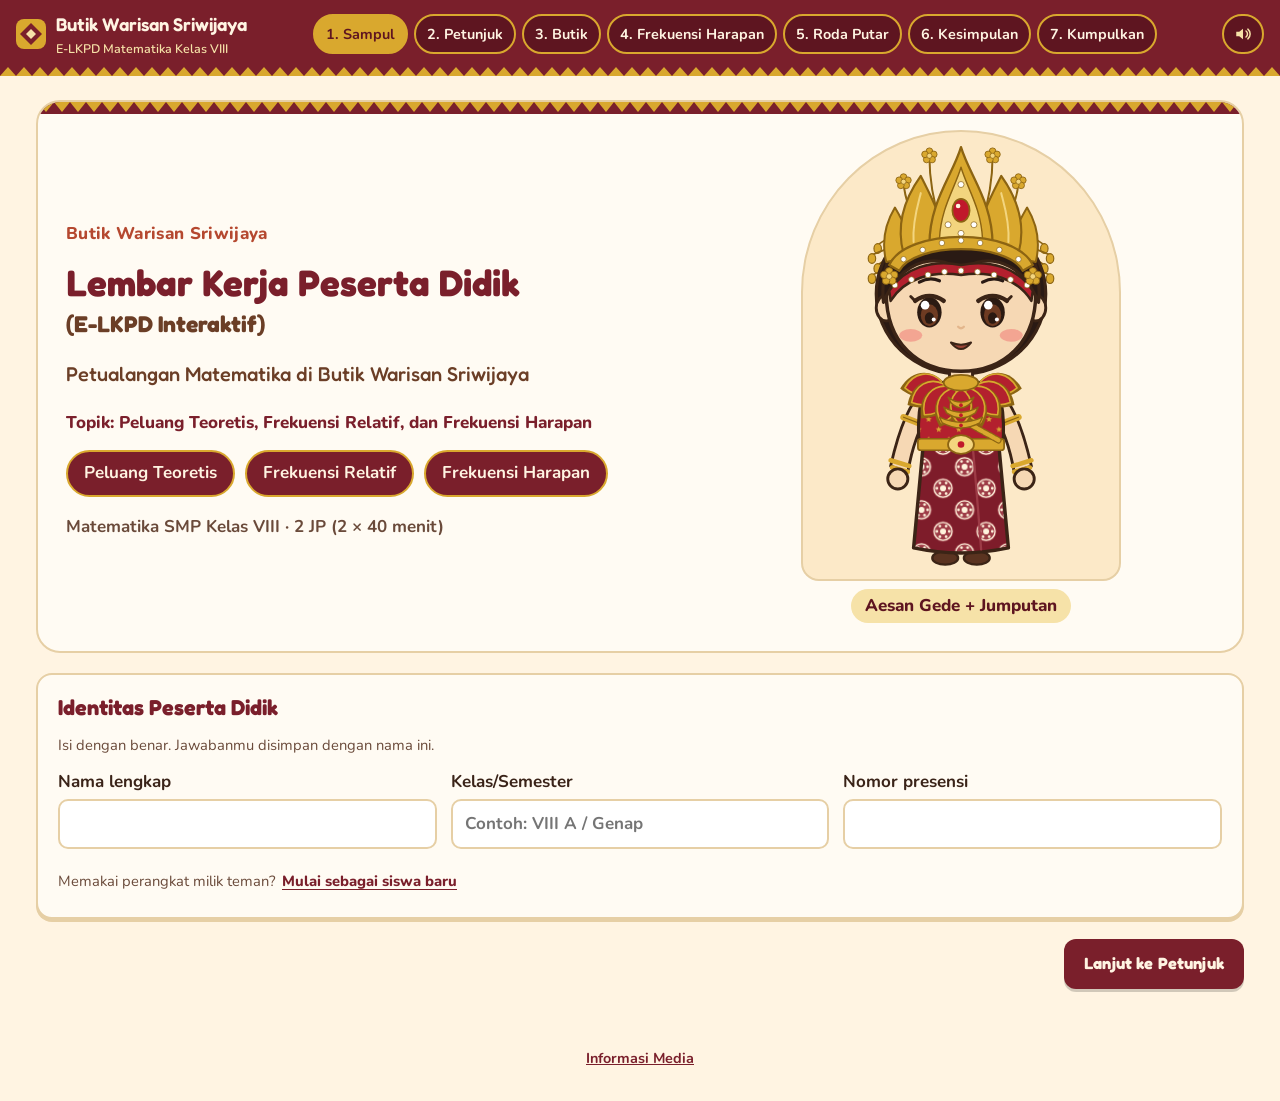
<file: index.html>
<!doctype html>
<html lang="id">
<head>
  <meta charset="utf-8">
  <meta name="viewport" content="width=device-width, initial-scale=1">
  <title>Butik Warisan Sriwijaya</title>
  <meta name="description" content="E-LKPD interaktif Matematika kelas VIII: peluang teoretis, frekuensi relatif, dan frekuensi harapan dengan tema busana adat perempuan Palembang.">
  <link rel="preconnect" href="https://fonts.googleapis.com">
  <link rel="preconnect" href="https://fonts.gstatic.com" crossorigin>
  <link href="https://fonts.googleapis.com/css2?family=Fredoka:wght@500;600;700&family=Nunito:wght@400;600;700;800&display=swap" rel="stylesheet">
  <link rel="stylesheet" href="vendor/katex/katex.min.css">
  <link rel="stylesheet" href="css/style.css">
</head>
<body>
  <header class="topbar">
    <div class="brand">
      <span class="brand-mark" aria-hidden="true"></span>
      <span>Butik Warisan Sriwijaya <small>E-LKPD Matematika Kelas VIII</small></span>
    </div>
    <nav class="tabs" aria-label="Halaman E-LKPD">
      <button type="button" class="tab" data-page="1"><b>1.</b> <span class="t-long">Sampul</span><span class="t-short">Sampul</span></button>
      <button type="button" class="tab" data-page="2"><b>2.</b> <span class="t-long">Petunjuk</span><span class="t-short">Petunjuk</span></button>
      <button type="button" class="tab" data-page="3"><b>3.</b> <span class="t-long">Butik</span><span class="t-short">Butik</span></button>
      <button type="button" class="tab" data-page="4"><b>4.</b> <span class="t-long">Frekuensi Harapan</span><span class="t-short">Harapan</span></button>
      <button type="button" class="tab" data-page="5"><b>5.</b> <span class="t-long">Roda Putar</span><span class="t-short">Putar</span></button>
      <button type="button" class="tab" data-page="6"><b>6.</b> <span class="t-long">Kesimpulan</span><span class="t-short">Simpulan</span></button>
      <button type="button" class="tab" data-page="7"><b>7.</b> <span class="t-long">Kumpulkan</span><span class="t-short">Kumpul</span></button>
    </nav>
    <nav class="mnav" aria-label="Halaman E-LKPD">
      <button type="button" class="mnav-btn" id="mnav-prev" aria-label="Halaman sebelumnya">‹</button>
      <label class="mnav-select">
        <span class="sr-only">Pilih halaman</span>
        <select id="mnav-page">
          <option value="1">1 dari 7 · Sampul</option>
          <option value="2">2 dari 7 · Petunjuk</option>
          <option value="3">3 dari 7 · Butik</option>
          <option value="4">4 dari 7 · Frekuensi Harapan</option>
          <option value="5">5 dari 7 · Roda Putar</option>
          <option value="6">6 dari 7 · Kesimpulan</option>
          <option value="7">7 dari 7 · Kumpulkan</option>
        </select>
      </label>
      <button type="button" class="mnav-btn" id="mnav-next" aria-label="Halaman berikutnya">›</button>
    </nav>
    <div class="sound">
      <button type="button" class="sound-toggle" id="sound-toggle" aria-expanded="false" aria-controls="sound-panel" aria-label="Pengaturan suara" data-sfx="none"><span class="sound-label">Suara</span></button>
      <div class="sound-panel" id="sound-panel" hidden>
        <div class="sound-row">
          <label class="switch"><input type="checkbox" id="music-on" data-sfx="none"> Musik latar</label>
          <input type="range" id="music-vol" min="0" max="100" step="5" aria-label="Volume musik latar">
        </div>
        <p class="sound-note" id="music-note" hidden>Musik latar belum tersedia.</p>
        <div class="sound-row">
          <label class="switch"><input type="checkbox" id="sfx-on" data-sfx="none"> Efek suara</label>
          <input type="range" id="sfx-vol" min="0" max="100" step="5" aria-label="Volume efek suara">
        </div>
      </div>
    </div>
  </header>

  <main id="app">

    <!-- HALAMAN 1: SAMPUL -->
    <section class="page" data-page="1" aria-labelledby="judul-sampul">
      <div class="cover">
        <div class="cover-text">
          <p class="eyebrow">Butik Warisan Sriwijaya</p>
          <h1 id="judul-sampul">Lembar Kerja Peserta Didik <span>(E-LKPD Interaktif)</span></h1>
          <p class="cover-sub">Petualangan Matematika di Butik Warisan Sriwijaya</p>
          <p class="topic-label">Topik: Peluang Teoretis, Frekuensi Relatif, dan Frekuensi Harapan</p>
          <ul class="topic-chips">
            <li>Peluang Teoretis</li>
            <li>Frekuensi Relatif</li>
            <li>Frekuensi Harapan</li>
          </ul>
          <p class="cover-note">Matematika SMP Kelas VIII · 2 JP (2 × 40 menit)</p>
        </div>
        <figure class="cover-figure">
          <div class="stage" id="cover-stage" aria-live="off">
            <div class="stage-layer is-on" id="cover-a"></div>
            <div class="stage-layer" id="cover-b"></div>
          </div>
          <figcaption id="cover-caption">Aesan Gede + Songket</figcaption>
        </figure>
      </div>

      <div class="card identity">
        <h2>Identitas Peserta Didik</h2>
        <p class="hint">Isi dengan benar. Jawabanmu disimpan dengan nama ini.</p>
        <div class="form-grid">
          <label>Nama lengkap
            <input type="text" data-key="id_nama" autocomplete="off">
          </label>
          <label>Kelas/Semester
            <input type="text" data-key="id_kelas" placeholder="Contoh: VIII A / Genap" autocomplete="off">
          </label>
          <label>Nomor presensi
            <input type="text" inputmode="numeric" data-key="id_no" autocomplete="off">
          </label>
        </div>
        <p class="lock-banner" data-lock-banner hidden></p>
        <p class="new-student">Memakai perangkat milik teman? <button type="button" class="link-btn" id="new-student">Mulai sebagai siswa baru</button></p>
      </div>
      <div class="pager"><span></span><button type="button" class="btn btn-primary" data-go="2">Lanjut ke Petunjuk</button></div>
    </section>

    <!-- HALAMAN 2: PETUNJUK -->
    <section class="page" data-page="2" aria-labelledby="judul-petunjuk" hidden>
      <h1 id="judul-petunjuk" class="page-title">Petunjuk dan Tujuan Belajar</h1>

      <div class="two-col">
        <div class="card">
          <h2>A. Petunjuk Penggunaan</h2>
          <ol class="steps">
            <li>Berdoalah sebelum mulai.</li>
            <li>Isi identitasmu di halaman Sampul.</li>
            <li>Kerjakan aktivitas sesuai urutan halaman.</li>
            <li>Tulis langkah dan alasanmu di kotak yang tersedia.</li>
            <li>Periksa semua jawaban, lalu tekan <b>Kumpulkan Jawaban</b>.</li>
            <li>Kamu hanya bisa mengumpulkan satu kali. Pengumpulan pertama menjadi nilai akhirmu.</li>
            <li>Tekan <b>Unduh PDF</b>, lalu kirim file PDF ke WhatsApp gurumu.</li>
          </ol>
          <p class="time-note"><b>Alokasi waktu:</b> 2 JP (2 × 40 menit)</p>
        </div>
        <div class="card">
          <h2>B. Capaian dan Tujuan Pembelajaran</h2>
          <h3>Capaian Pembelajaran</h3>
          <p>"Murid dapat menjelaskan dan menggunakan pengertian peluang dan frekuensi relatif untuk menentukan frekuensi harapan satu kejadian pada suatu percobaan sederhana (semua hasil percobaan dapat muncul secara merata)."</p>
          <p class="hint">Kutipan dari SK Kepala BSKAP Nomor 046/H/KR/2025</p>
          <h3>Tujuan Pembelajaran</h3>
          <p>Setelah mengerjakan E-LKPD ini, peserta didik dapat:</p>
          <ol class="steps">
            <li>menentukan ruang sampel percobaan sederhana dengan tabel;</li>
            <li>menjelaskan pengertian peluang teoretis dan menggunakannya untuk menentukan frekuensi harapan suatu kejadian pada percobaan sederhana dengan tepat;</li>
            <li>menjelaskan pengertian frekuensi relatif dan menggunakannya untuk memperkirakan frekuensi harapan, serta membandingkannya dengan peluang teoretis pada percobaan sederhana.</li>
          </ol>
        </div>
      </div>

      <div class="card">
        <h2>C. Apersepsi</h2>
        <p class="lead">Ingat lagi pecahan dan perkalian.</p>
        <div class="quiz-grid">
          <div class="quiz">
            <p class="q">1. Sederhanakan pecahan ini.</p>
            <div class="eq-row"><span class="tex" data-tex="\dfrac{2}{6}="></span>
              <span class="frac-input"><input type="text" inputmode="numeric" data-key="ap1_num" aria-label="Pembilang"><span class="bar"></span><input type="text" inputmode="numeric" data-key="ap1_den" aria-label="Penyebut"></span>
            </div>
          </div>
          <div class="quiz">
            <p class="q">2. Hitung hasilnya.</p>
            <div class="eq-row"><span class="tex" data-tex="60\times\dfrac{1}{6}="></span>
              <input type="text" inputmode="numeric" class="box" data-key="ap2" aria-label="Hasil perkalian">
            </div>
          </div>
          <div class="quiz">
            <p class="q">3. Ada 3 baju dan 2 kain. Berapa pasangan baju dan kain yang bisa dibuat?</p>
            <div class="eq-row"><span class="tex" data-tex="3\times 2="></span>
              <input type="text" inputmode="numeric" class="box" data-key="ap3" aria-label="Banyak pasangan">
            </div>
          </div>
        </div>
        <p class="fill-status" data-status="apersepsi"></p>
      </div>
      <div class="pager"><button type="button" class="btn btn-ghost" data-go="1">Kembali</button><button type="button" class="btn btn-primary" data-go="3">Masuk ke Butik</button></div>
    </section>

    <!-- HALAMAN 3: BUTIK, AKTIVITAS 1 DAN 2 -->
    <section class="page" data-page="3" aria-labelledby="judul-akt1" hidden>
      <h1 id="judul-akt1" class="page-title">Aktivitas 1: Menyusun Ruang Sampel</h1>
      <p class="lead">Pilih satu atasan dan satu bawahan. Lalu tekan <b>Simpan Pasangan Pakaian</b>. Simpan semua pasangan yang berbeda.</p>

      <details class="card kenali">
        <summary><h2>Kenali Busananya</h2><span class="kenali-hint">Tekan untuk membaca</span></summary>
        <dl class="kenali-list">
          <div><dt>Aesan Gede (AG)</dt><dd>Busana pengantin adat Palembang yang paling megah. Warnanya merah dan emas. Pengantin perempuan memakai mahkota tinggi bernama kesuhun.</dd></div>
          <div><dt>Aesan Paksangko (AP)</dt><dd>Busana pengantin adat Palembang berupa baju kurung merah berlengan panjang dengan taburan motif bintang emas. Bentuknya lebih sederhana dan lebih tertutup daripada Aesan Gede.</dd></div>
          <div><dt>Baju Kurung Palembang (BK)</dt><dd>Baju longgar berlengan panjang yang dipakai perempuan Palembang untuk acara adat.</dd></div>
          <div><dt>Songket (Sg)</dt><dd>Kain tenun khas Palembang yang dihiasi benang emas.</dd></div>
          <div><dt>Jumputan (J)</dt><dd>Kain khas Palembang. Motifnya dibuat dengan cara mengikat kain, lalu mencelupnya ke pewarna.</dd></div>
        </dl>
      </details>

      <div class="shop" aria-label="Butik busana adat">
        <div class="shop-awning" aria-hidden="true"></div>
        <div class="shop-lamps" aria-hidden="true"><span></span><span></span></div>
        <div class="shop-grid">
          <div class="rack rack-tops">
            <p class="rack-title">Manekin Atasan</p>
            <div class="rack-items" id="top-choices"></div>
            <div class="platform" aria-hidden="true"></div>
          </div>

          <div class="shop-center">
            <div class="mirror">
              <div class="stage-solo char-stage" id="dress-stage"></div>
            </div>
            <div class="rug" aria-hidden="true"></div>
            <p class="dress-label" id="dress-label" aria-live="polite">Pilih atasan dan bawahan</p>
            <button type="button" class="btn btn-primary btn-block" id="save-set" data-sfx="none">Simpan Pasangan Pakaian</button>
          </div>

          <div class="rack rack-bottoms">
            <p class="rack-title">Manekin Bawahan</p>
            <div class="rack-items" id="bottom-choices"></div>
            <div class="platform" aria-hidden="true"></div>
          </div>
        </div>
      </div>

      <div class="boutique">
        <div class="card sample-table">
          <h2>Tabel Aktivitas 1</h2>
          <div class="table-scroll">
            <table class="cross" id="cross-table">
              <thead><tr><th scope="col">Atasan / Bawahan</th><th scope="col">Songket</th><th scope="col">Tenun Jumputan</th></tr></thead>
              <tbody></tbody>
            </table>
          </div>
          <p class="legend">AG = Aesan Gede, AP = Aesan Paksangko, BK = Baju Kurung Palembang, Sg = Songket, J = Jumputan</p>
        </div>
      </div>

      <div class="card pemantik">
        <h2>Pertanyaan Pemantik</h2>
        <p class="q">Pasangan pakaian mana yang paling kamu suka?</p>
        <div class="fav-grid" id="fav-choices" role="radiogroup" aria-label="Pilih pasangan pakaian kesukaan"></div>
        <p class="fav-note" id="fav-note">Pilih satu pasangan pakaian. Pasangan ini menjadi kejadian <span class="tex" data-tex="A"></span> di aktivitas berikutnya.</p>
      </div>

      <div class="card">
        <h2>Ayo Isi</h2>
        <p>Kejadian <span class="tex" data-tex="A"></span> = terpilihnya pasangan pakaian kesukaanmu, yaitu <b class="fav-ref">pasangan yang kamu pilih di atas</b>.</p>
        <div class="answer-list">
          <div class="eq-row eq-labeled"><span class="eq-label">Banyak semua pasangan pakaian pada tabel:</span><span class="eq-pair"><span class="tex" data-tex="n(S)="></span><input type="text" inputmode="numeric" class="box" data-key="a1_nS" aria-label="n(S)"></span></div>
          <div class="eq-row eq-labeled"><span class="eq-label">Banyak pasangan pakaian kesukaanmu pada tabel:</span><span class="eq-pair"><span class="tex" data-tex="n(A)="></span><input type="text" inputmode="numeric" class="box" data-key="a1_nA" aria-label="n(A)"></span></div>
        </div>
        <label class="why">Jelaskan cara kamu menghitung banyak semua pasangan pakaian.
          <textarea rows="2" data-key="r1"></textarea>
        </label>
        <p class="fill-status" data-status="akt1"></p>
      </div>

      <div class="card locked" id="akt2-lock">
        <p>Aktivitas 2 terbuka setelah keenam sel tabel terisi. <b id="akt1-progress">0 dari 6</b> pasangan tersimpan.</p>
      </div>

      <div id="akt2" hidden>
        <div class="card concept">
          <h2>Pengertian Peluang Teoretis</h2>
          <p class="definition"><b>Peluang teoretis</b> suatu kejadian adalah perbandingan antara banyak hasil yang termasuk kejadian itu dan banyak semua hasil yang mungkin. Peluang ini dihitung tanpa percobaan. Syaratnya, setiap hasil punya kesempatan yang sama untuk muncul.</p>
          <div class="formula"><span class="tex" data-tex="P(A)=\dfrac{n(A)}{n(S)}" data-display="1"></span></div>
          <ul class="where">
            <li><span class="tex" data-tex="P(A)"></span> = peluang teoretis kejadian <span class="tex" data-tex="A"></span></li>
            <li><span class="tex" data-tex="n(A)"></span> = banyak hasil yang termasuk kejadian <span class="tex" data-tex="A"></span></li>
            <li><span class="tex" data-tex="n(S)"></span> = banyak semua hasil yang mungkin (ruang sampel)</li>
          </ul>
          <div class="worked">
            <p class="worked-title">Contoh penulisan jawaban</p>
            <p>Butik mini punya 2 atasan dan 2 bawahan. Berapa peluang terpilihnya pasangan (AG, J)?</p>
            <p class="ddj-title">Diketahui</p>
            <p><span class="tex" data-tex="n(A)=1"></span> (pasangan (AG, J) ada 1)<br><span class="tex" data-tex="n(S)=2\times 2=4"></span> (semua pasangan)</p>
            <p class="ddj-title">Ditanya</p>
            <p><span class="tex" data-tex="P(A)=\ldots"></span></p>
            <p class="ddj-title">Jawab</p>
            <p><span class="tex" data-tex="P(A)=\dfrac{n(A)}{n(S)}"></span><br><span class="tex" data-tex="P(A)=\dfrac{1}{4}"></span></p>
            <p>Jadi, peluang terpilihnya pasangan (AG, J) adalah <span class="tex" data-tex="\tfrac{1}{4}"></span>.</p>
          </div>
        </div>

        <div class="card">
          <h2>Aktivitas 2: Menentukan Peluang Teoretis</h2>
          <p class="lead">Soal <b>Mudah</b> cukup diisi hasilnya. Soal <b>Sedang</b> dan <b>Sulit</b> ditulis seperti jawaban uraian: <b>Diketahui</b>, <b>Ditanya</b>, lalu <b>Jawab</b> langkah demi langkah. Akhiri dengan kalimat <b>Jadi</b>.</p>
          <div class="type-tip">
            <p><b>Cara menulis di kotak jawaban</b></p>
            <ul>
              <li>Tekan kotak, lalu ketik. Di HP akan muncul papan ketik khusus.</li>
              <li>Pecahan: tekan tombol <span class="key-demo">a/b</span>, atau ketik angka lalu tanda <b>/</b>. Contoh: ketik <b>1/6</b>, hasilnya <span class="tex" data-tex="\tfrac{1}{6}"></span>.</li>
              <li>Tekan <b>+ Tambah baris</b> jika butuh baris baru.</li>
            </ul>
          </div>

          <div class="soal">
            <p class="soal-head"><span class="soal-no">2.1</span><span class="level level-1">Mudah</span></p>
            <p>Berapa peluang teoretis terpilihnya pasangan pakaian kesukaanmu, <b class="fav-ref">pasangan yang kamu pilih</b>?</p>
            <div class="eq-row"><span class="tex" data-tex="P(A)="></span><span class="frac-input"><input type="text" inputmode="numeric" data-key="a21_pNum" aria-label="Pembilang P(A)"><span class="bar"></span><input type="text" inputmode="numeric" data-key="a21_pDen" aria-label="Penyebut P(A)"></span></div>
          </div>

          <div class="soal">
            <p class="soal-head"><span class="soal-no">2.2</span><span class="level level-1">Mudah</span></p>
            <p>Temanmu memilih pasangan pakaian kesukaan yang berbeda, yaitu <b id="friend-ref">(pilih pasangan kesukaanmu dulu)</b>. Berapa peluang teoretis pasangan kesukaan temanmu?</p>
            <div class="eq-row"><span class="tex" data-tex="P="></span><span class="frac-input"><input type="text" inputmode="numeric" data-key="a22_num" aria-label="Pembilang"><span class="bar"></span><input type="text" inputmode="numeric" data-key="a22_den" aria-label="Penyebut"></span></div>
            <label class="why">Apakah peluang pasangan temanmu sama dengan peluang pasanganmu? Jelaskan alasannya.
              <textarea rows="2" data-key="r2"></textarea>
            </label>
          </div>

          <div class="soal">
            <p class="soal-head"><span class="soal-no">2.3</span><span class="level level-2">Sedang</span></p>
            <p>Kejadian <span class="tex" data-tex="B"></span> = terpilihnya pasangan yang memakai <b>Songket</b>. Berapa peluang teoretis kejadian <span class="tex" data-tex="B"></span>?</p>
            <div class="essay" data-essay="a23"></div>
          </div>

          <div class="soal">
            <p class="soal-head"><span class="soal-no">2.4</span><span class="level level-2">Sedang</span></p>
            <p>Kejadian <span class="tex" data-tex="C"></span> = terpilihnya pasangan yang memakai <b>Aesan Gede</b>. Berapa peluang teoretis kejadian <span class="tex" data-tex="C"></span>?</p>
            <div class="essay" data-essay="a24"></div>
          </div>
          <p class="fill-status" data-status="akt2"></p>
        </div>
      </div>
      <div class="pager"><button type="button" class="btn btn-ghost" data-go="2">Kembali</button><button type="button" class="btn btn-primary" data-go="4">Lanjut ke Aktivitas 3</button></div>
    </section>

    <!-- HALAMAN 4: AKTIVITAS 3, FREKUENSI HARAPAN -->
    <section class="page" data-page="4" aria-labelledby="judul-akt3" hidden>
      <h1 id="judul-akt3" class="page-title">Aktivitas 3: Menghitung Frekuensi Harapan</h1>
      <p class="lead">Roda putar belum diputar. Perkirakan dulu berapa kali sebuah pasangan pakaian akan muncul.</p>

      <div class="card concept">
        <h2>Pengertian Frekuensi Harapan</h2>
        <p class="definition"><b>Frekuensi harapan</b> suatu kejadian adalah banyak kali kejadian itu diharapkan muncul dalam sejumlah percobaan. Frekuensi harapan dihitung <b>sebelum</b> percobaan, yaitu banyak percobaan dikali peluang teoretis kejadian itu.</p>
        <div class="formula"><span class="tex" data-tex="F_h=N\times P(A)" data-display="1"></span></div>
        <ul class="where">
          <li><span class="tex" data-tex="F_h"></span> = frekuensi harapan</li>
          <li><span class="tex" data-tex="N"></span> = banyak percobaan</li>
          <li><span class="tex" data-tex="P(A)"></span> = peluang teoretis kejadian</li>
        </ul>
        <p class="example-line"><b>Contoh:</b> roda diputar 12 kali dan peluang pasangan (AG, J) adalah <span class="tex" data-tex="\tfrac{1}{6}"></span>, maka <span class="tex" data-tex="F_h=12\times\tfrac{1}{6}=2"></span> kali.</p>
      </div>

      <div class="card">
        <div class="soal">
          <p class="soal-head"><span class="soal-no">3.1</span><span class="level level-2">Sedang</span></p>
          <p>Roda akan diputar 30 kali. Berapa kali pasangan kesukaanmu, <b class="fav-ref">pasangan yang kamu pilih</b>, diharapkan muncul?</p>
          <div class="essay" data-essay="a31"></div>
        </div>

        <div class="soal">
          <p class="soal-head"><span class="soal-no">3.2</span><span class="level level-3">Sulit</span></p>
          <p>Roda akan diputar 60 kali. Berapa kali pasangan yang memakai <b>Songket</b> diharapkan muncul?</p>
          <div class="essay" data-essay="a32"></div>
        </div>
        <p class="hint">Ingat jawaban 3.1. Di Aktivitas 4 kamu membandingkannya dengan hasil roda.</p>
        <p class="fill-status" data-status="akt3"></p>
      </div>
      <div class="pager"><button type="button" class="btn btn-ghost" data-go="3">Kembali</button><button type="button" class="btn btn-primary" data-go="5">Lanjut ke Aktivitas 4</button></div>
    </section>

    <!-- HALAMAN 5: AKTIVITAS 4, RODA PUTAR DAN FREKUENSI RELATIF -->
    <section class="page" data-page="5" aria-labelledby="judul-akt4" hidden>
      <h1 id="judul-akt4" class="page-title">Aktivitas 4: Percobaan Roda Putar dan Frekuensi Relatif</h1>

      <div class="card concept">
        <h2>Pengertian Frekuensi Relatif</h2>
        <p class="definition"><b>Frekuensi relatif</b> suatu kejadian adalah perbandingan antara banyak kali kejadian itu muncul dan banyak percobaan yang dilakukan. Frekuensi relatif dihitung <b>sesudah</b> percobaan, dari data hasil percobaan. Nama lainnya peluang empiris.</p>
        <div class="formula"><span class="tex" data-tex="F_r=\dfrac{k}{N}" data-display="1"></span></div>
        <ul class="where">
          <li><span class="tex" data-tex="F_r"></span> = frekuensi relatif</li>
          <li><span class="tex" data-tex="k"></span> = banyak kali kejadian muncul</li>
          <li><span class="tex" data-tex="N"></span> = banyak percobaan</li>
        </ul>
        <p class="example-line"><b>Contoh:</b> roda diputar 10 kali dan pasangan (AG, J) muncul 3 kali, maka <span class="tex" data-tex="F_r=\tfrac{3}{10}"></span>.</p>
      </div>

      <div class="card">
        <h2>4.1 Putar Roda 30 Kali</h2>
        <p class="lead">Setiap putaran memilih satu pasangan pakaian secara acak. Putar tepat 30 kali.</p>
        <div class="spin-lab">
          <div class="spin-char">
            <div class="stage stage-solo" id="spin-stage"></div>
            <p class="dress-label" id="spin-label">Belum ada hasil</p>
          </div>
          <div class="spin-wheel">
            <div class="wheel-wrap">
              <div class="pointer" aria-hidden="true"></div>
              <div class="wheel" id="wheel"></div>
            </div>
            <p class="spin-result" id="spin-result" role="status" aria-live="polite">Percobaan ke-0 dari 30</p>
            <div class="spin-buttons">
              <button type="button" class="btn btn-primary" id="spin-once" data-sfx="none">Putar 1 Kali</button>
              <button type="button" class="btn btn-gold" id="spin-auto" data-sfx="none">Putar Acak 30 Kali</button>
              <button type="button" class="btn btn-ghost" id="spin-reset">Atur Ulang Data</button>
            </div>
          </div>
          <div class="spin-stats">
            <table class="stats" id="stats-table">
              <thead><tr><th scope="col">Pasangan Pakaian</th><th scope="col" class="num">Muncul (k)</th></tr></thead>
              <tbody></tbody>
              <tfoot><tr><th scope="row">Total</th><td class="num" id="stats-total">0</td></tr></tfoot>
            </table>
          </div>
        </div>
      </div>

      <p class="locked-inline" id="fr-lock">Putar roda sampai 30 kali untuk membuka soal 4.2 sampai 4.5.</p>

      <div id="akt4-body">
        <div class="card">
          <div class="soal">
            <p class="soal-head"><span class="soal-no">4.2</span><span class="level level-1">Mudah</span></p>
            <p>Berapa frekuensi relatif pasangan kesukaanmu, <b class="fav-ref">pasangan yang kamu pilih</b>?</p>
            <div class="eq-row"><span class="tex" data-tex="F_r="></span><span class="frac-input"><input type="text" inputmode="numeric" data-key="a42_num" aria-label="Pembilang frekuensi relatif"><span class="bar"></span><input type="text" inputmode="numeric" data-key="a42_den" aria-label="Penyebut frekuensi relatif"></span></div>
          </div>
          <p class="fill-status" data-status="akt4"></p>
        </div>

        <div class="card">
          <h2>4.3 Frekuensi Relatif Semua Pasangan</h2>
          <p class="lead">Isi frekuensi relatif pasangan yang lain. Baris bertanda ★ sudah kamu isi di 4.2.</p>
          <div class="table-scroll">
            <table class="stats fr-table" id="fr-table">
              <thead><tr><th scope="col">Pasangan</th><th scope="col" class="num">k</th><th scope="col" class="num">N</th><th scope="col">Frekuensi relatif</th></tr></thead>
              <tbody></tbody>
            </table>
          </div>
          <p class="fill-status" data-status="akt43"></p>
        </div>

        <div class="card">
          <h2>4.4 Bandingkan Harapan dan Hasil</h2>
          <div class="cmp-cards">
            <div class="cmp-card">
              <p class="cmp-when">Sebelum roda diputar</p>
              <p class="cmp-name">Frekuensi harapan</p>
              <p>Diharapkan muncul <b id="cmp-fh">…</b> kali</p>
              <p class="cmp-src">jawabanmu di soal 3.1</p>
            </div>
            <div class="cmp-card">
              <p class="cmp-when">Sesudah roda diputar</p>
              <p class="cmp-name">Frekuensi relatif</p>
              <p>Benar-benar muncul <b id="cmp-k">…</b> kali dari 30</p>
              <p class="cmp-src">frekuensi relatifnya <span id="cmp-fr">…</span></p>
            </div>
          </div>
          <fieldset class="mcq">
            <legend>Pasangan kesukaanmu muncul …</legend>
            <label><input type="radio" name="cmp_dir" value="a" data-key="cmp_dir"> lebih sering dari yang diharapkan.</label>
            <label><input type="radio" name="cmp_dir" value="b" data-key="cmp_dir"> sama dengan yang diharapkan.</label>
            <label><input type="radio" name="cmp_dir" value="c" data-key="cmp_dir"> lebih jarang dari yang diharapkan.</label>
          </fieldset>
          <label class="why">Mengapa hasil putaran roda tidak selalu sama dengan frekuensi harapan? Jelaskan.
            <textarea rows="2" data-key="r3"></textarea>
          </label>
        </div>

        <div class="card">
          <h2>4.5 Putar Lebih Banyak</h2>
          <p class="lead">Apa yang terjadi jika roda diputar 300 kali? Tekan tombol di bawah. Hasil 30 putaranmu tidak berubah.</p>
          <button type="button" class="btn btn-gold" id="spin-300" data-sfx="none">Putar Cepat 300 Kali</button>
          <div id="bars300" class="bars" hidden></div>
          <fieldset class="mcq" id="q45-box" hidden>
            <legend>Hasil mana yang secara umum lebih dekat ke <span class="tex" data-tex="\tfrac{1}{6}"></span>?</legend>
            <label><input type="radio" name="q45" value="a" data-key="q45"> Hasil 30 putaran.</label>
            <label><input type="radio" name="q45" value="b" data-key="q45"> Hasil 300 putaran.</label>
          </fieldset>
          <p class="fill-status" data-status="akt44"></p>
        </div>
      </div>
      <div class="pager"><button type="button" class="btn btn-ghost" data-go="4">Kembali</button><button type="button" class="btn btn-primary" data-go="6">Lanjut ke Kesimpulan</button></div>
    </section>

    <!-- HALAMAN 6: KESIMPULAN, REFLEKSI, KUMPULKAN -->
    <section class="page" data-page="6" aria-labelledby="judul-simpul" hidden>
      <h1 id="judul-simpul" class="page-title">Kesimpulan dan Refleksi</h1>

      <div class="card">
        <h2>Kesimpulan</h2>
        <fieldset class="mcq">
          <legend>1. Apakah frekuensi relatif setiap pasangan pada 30 putaranmu sama dengan <span class="tex" data-tex="\tfrac{1}{6}"></span>?</legend>
          <label><input type="radio" name="k1" value="a" data-key="k1"> Ya, semuanya tepat <span class="tex" data-tex="\tfrac{1}{6}"></span>.</label>
          <label><input type="radio" name="k1" value="b" data-key="k1"> Tidak, ada yang lebih besar atau lebih kecil dari <span class="tex" data-tex="\tfrac{1}{6}"></span>.</label>
        </fieldset>
        <fieldset class="mcq">
          <legend>2. Mengapa frekuensi relatif bisa berbeda dari peluang teoretis?</legend>
          <label><input type="radio" name="k2" value="a" data-key="k2"> Karena bagian roda untuk setiap pasangan tidak sama besar.</label>
          <label><input type="radio" name="k2" value="b" data-key="k2"> Karena hasil setiap putaran acak, dan 30 putaran masih sedikit.</label>
          <label><input type="radio" name="k2" value="c" data-key="k2"> Karena peluang teoretis hanya berlaku jika roda diputar 6 kali.</label>
          <label><input type="radio" name="k2" value="d" data-key="k2"> Karena pasangan kesukaanmu lebih mudah muncul.</label>
        </fieldset>
        <fieldset class="mcq">
          <legend>3. Apa yang terjadi jika roda diputar jauh lebih banyak?</legend>
          <label><input type="radio" name="k3" value="a" data-key="k3"> Frekuensi relatif setiap pasangan pasti tepat <span class="tex" data-tex="\tfrac{1}{6}"></span>.</label>
          <label><input type="radio" name="k3" value="b" data-key="k3"> Frekuensi relatif setiap pasangan cenderung makin dekat ke <span class="tex" data-tex="\tfrac{1}{6}"></span>.</label>
          <label><input type="radio" name="k3" value="c" data-key="k3"> Frekuensi relatif setiap pasangan makin jauh dari <span class="tex" data-tex="\tfrac{1}{6}"></span>.</label>
          <label><input type="radio" name="k3" value="d" data-key="k3"> Pasangan yang paling sering muncul di 30 putaran akan tetap paling sering muncul.</label>
        </fieldset>
        <label class="why">Tulis kesimpulanmu dengan kalimatmu sendiri tentang peluang teoretis, frekuensi harapan, dan frekuensi relatif.
          <textarea rows="3" data-key="k_text"></textarea>
        </label>
        <p class="fill-status" data-status="kesimpulan"></p>
      </div>

      <div class="card">
        <h2>Refleksi</h2>
        <p class="hint">Bagian ini tidak dinilai. Jawablah dengan jujur.</p>
        <label class="why">Apa yang kamu pelajari hari ini?
          <textarea rows="2" data-key="ref1"></textarea>
        </label>
        <label class="why">Bagian mana yang masih sulit untukmu?
          <textarea rows="2" data-key="ref2"></textarea>
        </label>
        <fieldset class="mcq">
          <legend>Seberapa paham kamu tentang materi ini?</legend>
          <label><input type="radio" name="ref3" value="a" data-key="ref3"> Sangat paham</label>
          <label><input type="radio" name="ref3" value="b" data-key="ref3"> Paham</label>
          <label><input type="radio" name="ref3" value="c" data-key="ref3"> Kurang paham</label>
          <label><input type="radio" name="ref3" value="d" data-key="ref3"> Belum paham</label>
        </fieldset>
      </div>

      <div class="pager"><button type="button" class="btn btn-ghost" data-go="5">Kembali</button><button type="button" class="btn btn-primary" data-go="7">Lanjut ke Pengumpulan</button></div>
    </section>

    <!-- HALAMAN 7: PERIKSA DAN KUMPULKAN -->
    <section class="page" data-page="7" aria-labelledby="judul-kumpul" hidden>
      <h1 id="judul-kumpul" class="page-title">Periksa dan Kumpulkan</h1>
      <p class="first-rule"><b>Penting:</b> kamu hanya bisa mengumpulkan satu kali. Pengumpulan pertama menjadi nilai akhirmu. Sesudah itu kamu boleh memperbaiki jawaban untuk latihan, tetapi nilai akhirmu tidak berubah.</p>
      <p class="lock-banner" data-lock-banner hidden></p>
      <div id="recap"></div>
      <div class="card submit-card">
        <div id="submit-result" role="status" aria-live="polite"></div>
        <div class="submit-actions">
          <button type="button" class="btn btn-primary" id="submit-btn" data-sfx="none">Kumpulkan Jawaban</button>
          <button type="button" class="btn btn-ghost" id="print-btn">Unduh PDF</button>
        </div>
        <p class="hint">Setelah PDF terunduh, kirim file PDF ke WhatsApp gurumu.</p>
      </div>
      <div class="pager"><button type="button" class="btn btn-ghost" data-go="6">Kembali</button><span></span></div>
    </section>
  </main>

  <footer class="footer">
    <a href="informasi-media.html">Informasi Media</a>
  </footer>

  <div class="toast" id="toast" role="alert" hidden></div>

  <div class="notice" id="notice" role="alert" hidden>
    <div class="notice-box" id="notice-box">
      <span class="orn orn-tl" aria-hidden="true"></span><span class="orn orn-tr" aria-hidden="true"></span>
      <span class="orn orn-bl" aria-hidden="true"></span><span class="orn orn-br" aria-hidden="true"></span>
      <button type="button" class="notice-close" id="notice-close" aria-label="Tutup notifikasi">×</button>
      <div class="notice-fig" id="notice-fig"></div>
      <p class="notice-title" id="notice-title"></p>
      <p class="notice-text" id="notice-text"></p>
    </div>
  </div>

  <div class="modal" id="modal" hidden>
    <div class="modal-box" role="dialog" aria-modal="true" aria-labelledby="modal-title">
      <h2 id="modal-title"></h2>
      <div id="modal-body"></div>
      <div class="modal-actions">
        <button type="button" class="btn btn-ghost" id="modal-cancel">Periksa Dulu</button>
        <button type="button" class="btn btn-primary" id="modal-ok" data-sfx="none">Kumpulkan Sekarang</button>
      </div>
    </div>
  </div>

  <script defer src="vendor/katex/katex.min.js"></script>
  <script defer src="vendor/mathlive/mathlive.min.js"></script>
  <script defer src="js/config.js"></script>
  <script defer src="js/outfits.js"></script>
  <script defer src="js/audio.js"></script>
  <script defer src="js/app.js"></script>
</body>
</html>
</file>
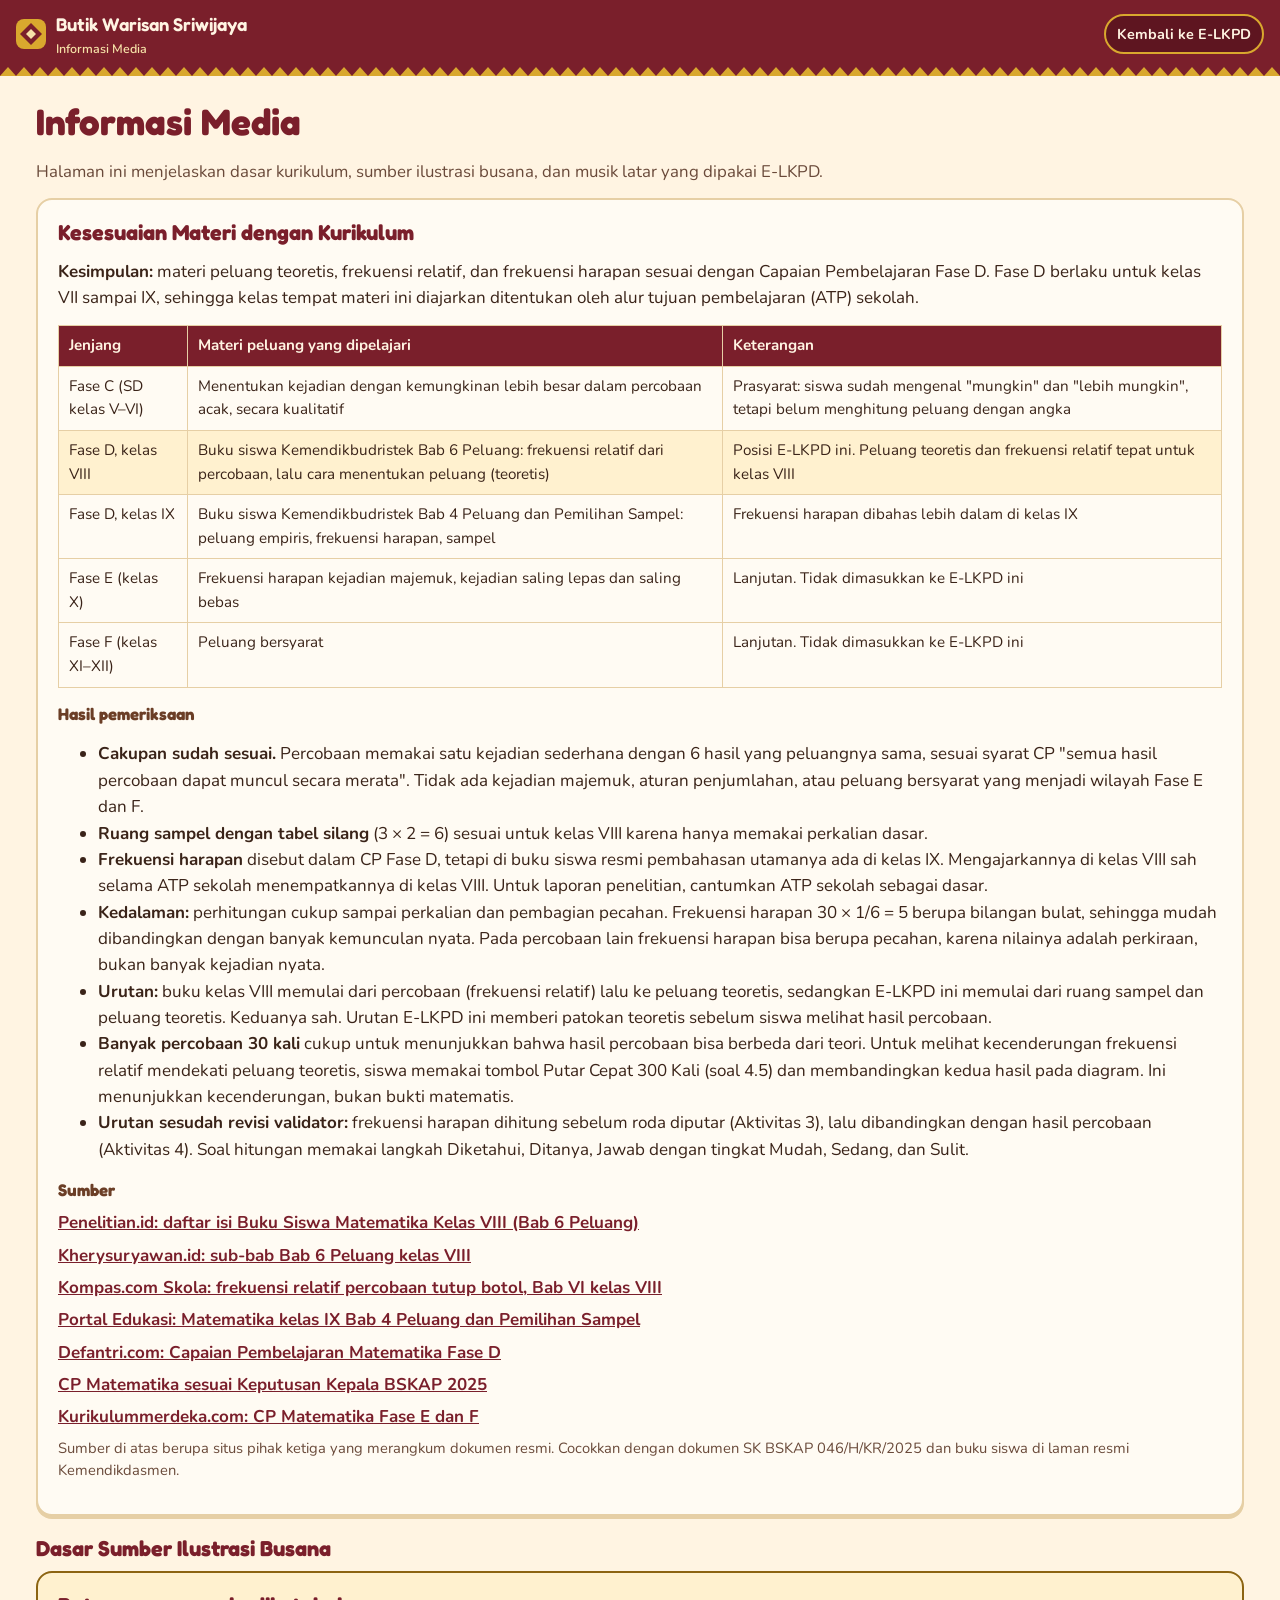
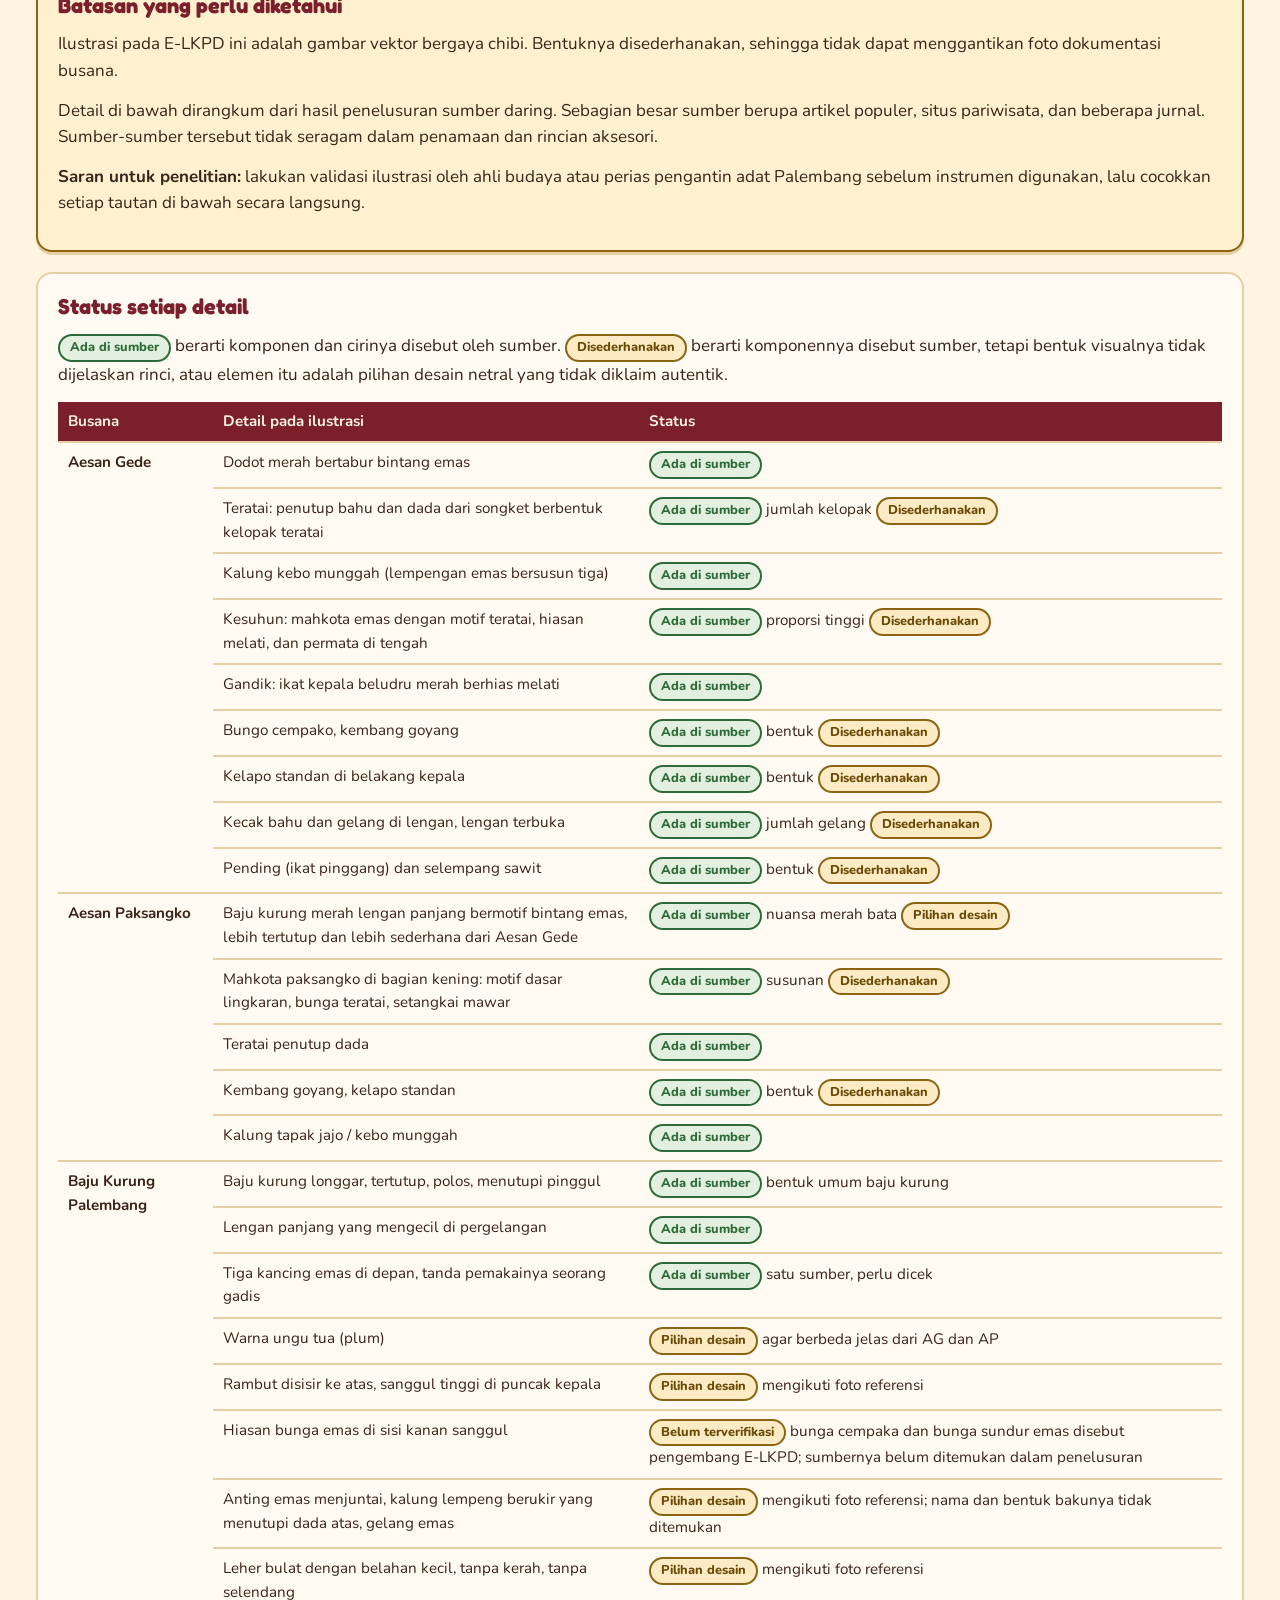
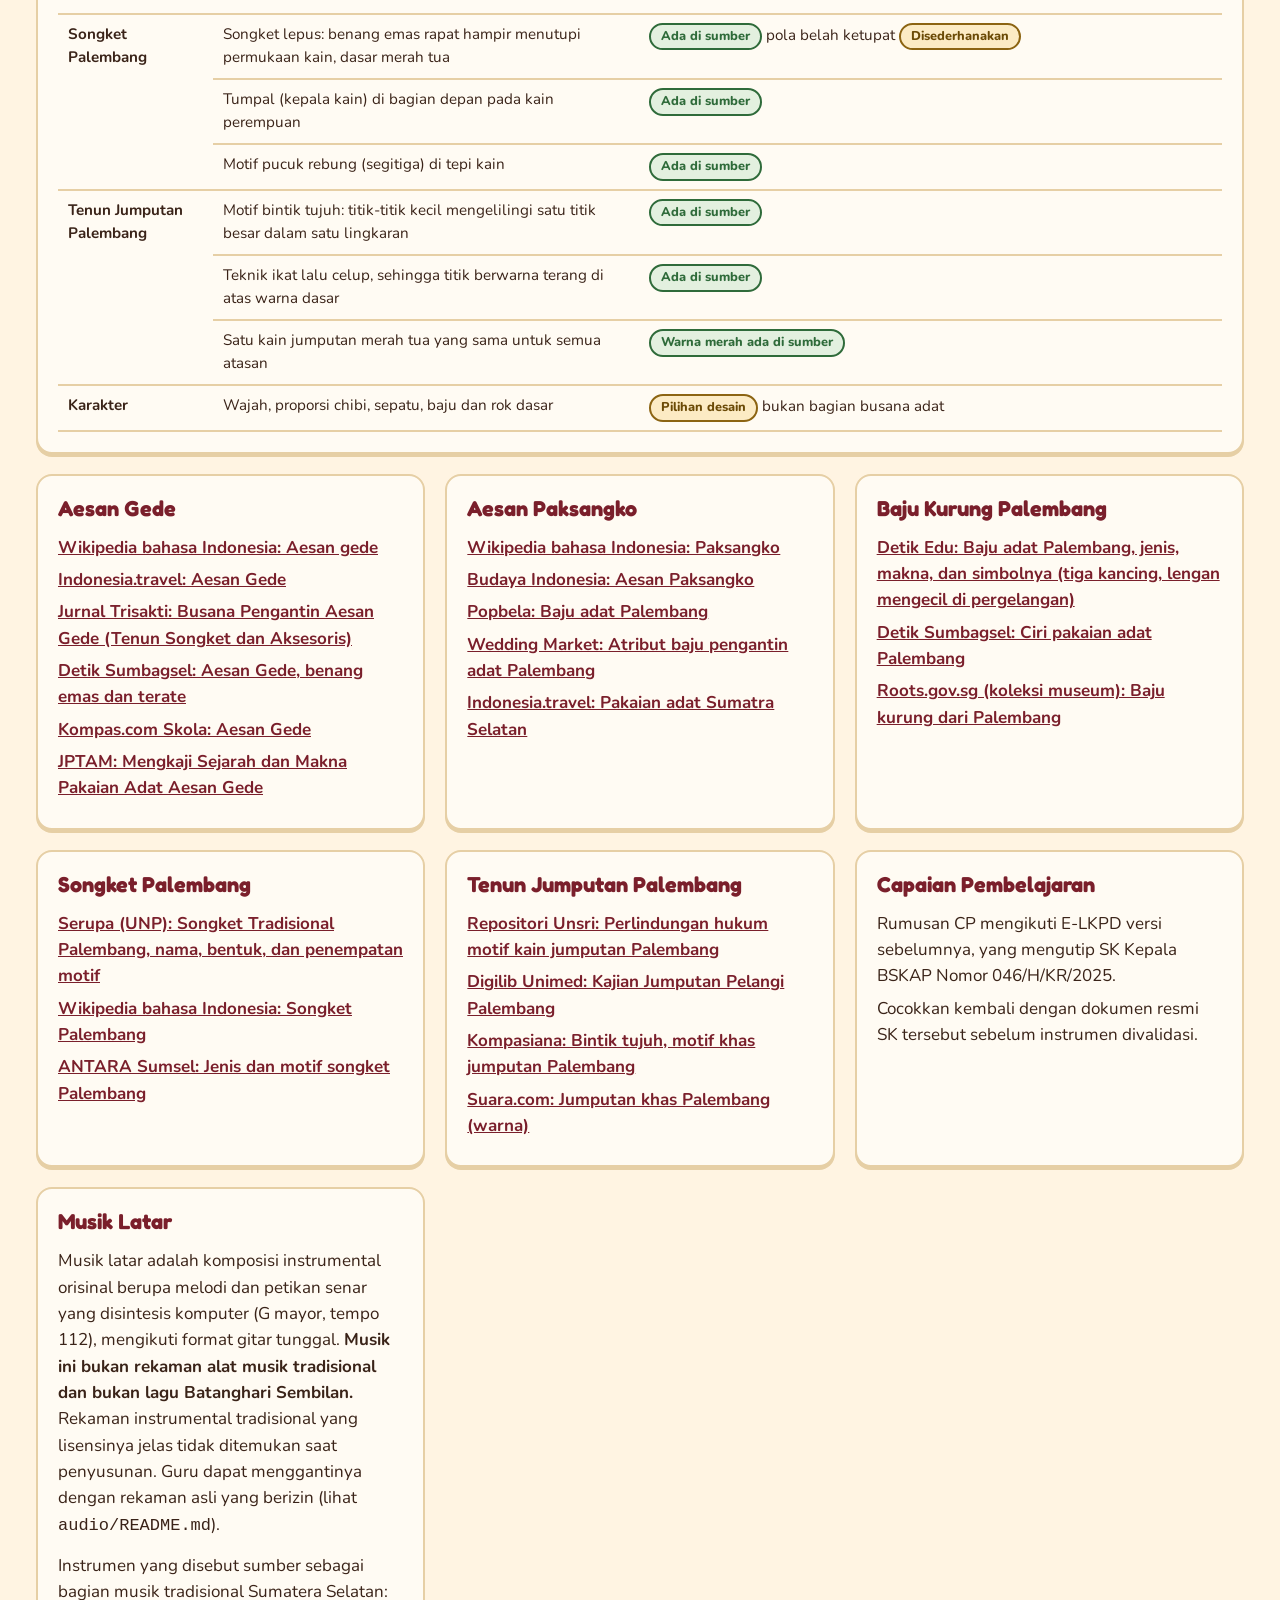
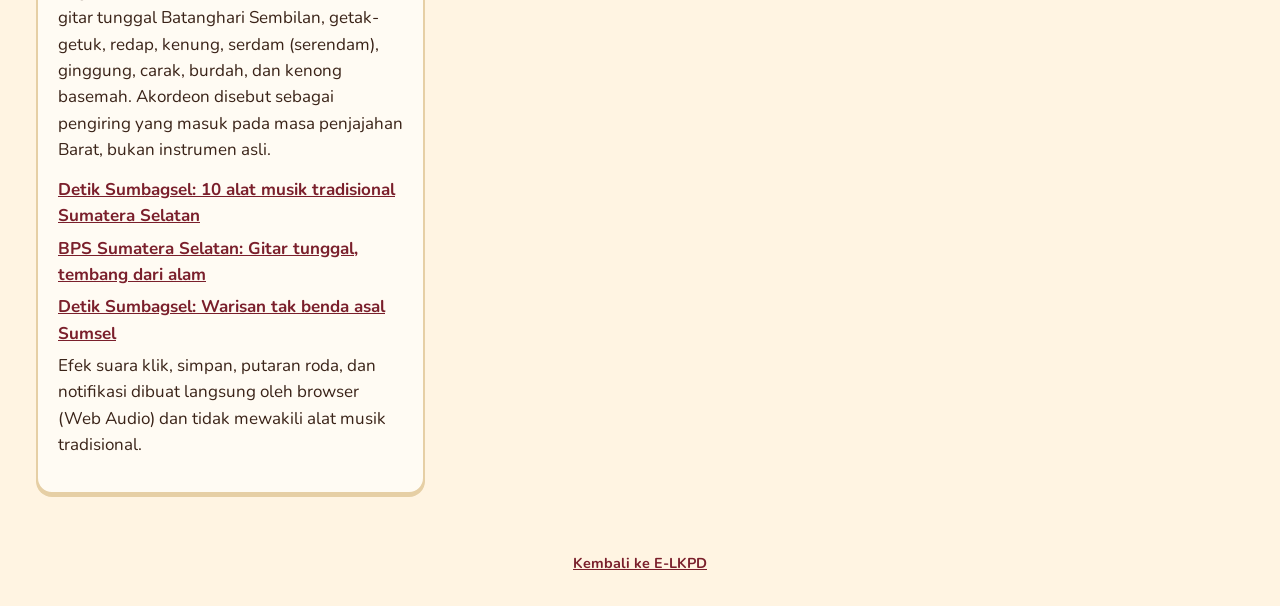
<file: informasi-media.html>
<!doctype html>
<html lang="id">
<head>
  <meta charset="utf-8">
  <meta name="viewport" content="width=device-width, initial-scale=1">
  <title>Informasi Media</title>
  <meta name="description" content="Informasi Media E-LKPD Butik Warisan Sriwijaya: kesesuaian materi dengan kurikulum, dasar sumber ilustrasi busana adat, dan musik latar.">
  <link rel="preconnect" href="https://fonts.googleapis.com">
  <link rel="preconnect" href="https://fonts.gstatic.com" crossorigin>
  <link href="https://fonts.googleapis.com/css2?family=Fredoka:wght@500;600;700&family=Nunito:wght@400;600;700;800&display=swap" rel="stylesheet">
  <link rel="stylesheet" href="css/style.css">
  <style>
    .ref-table { width: 100%; border-collapse: collapse; font-size: .95rem; }
    .ref-table th, .ref-table td { border-bottom: 2px solid var(--line); padding: 8px 10px; text-align: left; vertical-align: top; }
    .ref-table thead th { background: var(--maroon); color: #FFF4E2; }
    .tag { display: inline-block; border-radius: 999px; padding: 2px 10px; font-weight: 800; font-size: .8rem; white-space: nowrap; }
    .tag-ok { background: var(--ok-bg); color: var(--ok); border: 2px solid var(--ok); }
    .tag-simp { background: #FCEBC4; color: #6B4A06; border: 2px solid var(--gold-dk); }
    .src { list-style: none; padding: 0; margin: 0; }
    .src li { margin-bottom: 6px; word-break: break-word; }
    .src a { color: var(--maroon); font-weight: 700; }
    .warn { border-color: var(--gold-dk); background: #FFF1CF; }
    .map-table { width: 100%; border-collapse: collapse; font-size: .95rem; }
    .map-table th, .map-table td { border: 1px solid var(--line); padding: 8px 10px; text-align: left; vertical-align: top; }
    .map-table thead th { background: var(--maroon); color: #FFF4E2; }
    .map-table tr.here td { background: #FFF1CF; }
  </style>
</head>
<body>
  <header class="topbar">
    <div class="brand"><span class="brand-mark" aria-hidden="true"></span><span>Butik Warisan Sriwijaya <small>Informasi Media</small></span></div>
    <nav class="tabs"><a class="tab" href="index.html" style="text-decoration:none;display:inline-flex;align-items:center">Kembali ke E-LKPD</a></nav>
  </header>
  <main>
    <h1 class="page-title">Informasi Media</h1>
    <p class="lead">Halaman ini menjelaskan dasar kurikulum, sumber ilustrasi busana, dan musik latar yang dipakai E-LKPD.</p>

    <div class="card">
      <h2>Kesesuaian Materi dengan Kurikulum</h2>
      <p><b>Kesimpulan:</b> materi peluang teoretis, frekuensi relatif, dan frekuensi harapan sesuai dengan Capaian Pembelajaran Fase D. Fase D berlaku untuk kelas VII sampai IX, sehingga kelas tempat materi ini diajarkan ditentukan oleh alur tujuan pembelajaran (ATP) sekolah.</p>
      <div class="table-scroll">
        <table class="map-table">
          <thead><tr><th>Jenjang</th><th>Materi peluang yang dipelajari</th><th>Keterangan</th></tr></thead>
          <tbody>
            <tr><td>Fase C (SD kelas V–VI)</td><td>Menentukan kejadian dengan kemungkinan lebih besar dalam percobaan acak, secara kualitatif</td><td>Prasyarat: siswa sudah mengenal "mungkin" dan "lebih mungkin", tetapi belum menghitung peluang dengan angka</td></tr>
            <tr class="here"><td>Fase D, kelas VIII</td><td>Buku siswa Kemendikbudristek Bab 6 Peluang: frekuensi relatif dari percobaan, lalu cara menentukan peluang (teoretis)</td><td>Posisi E-LKPD ini. Peluang teoretis dan frekuensi relatif tepat untuk kelas VIII</td></tr>
            <tr><td>Fase D, kelas IX</td><td>Buku siswa Kemendikbudristek Bab 4 Peluang dan Pemilihan Sampel: peluang empiris, frekuensi harapan, sampel</td><td>Frekuensi harapan dibahas lebih dalam di kelas IX</td></tr>
            <tr><td>Fase E (kelas X)</td><td>Frekuensi harapan kejadian majemuk, kejadian saling lepas dan saling bebas</td><td>Lanjutan. Tidak dimasukkan ke E-LKPD ini</td></tr>
            <tr><td>Fase F (kelas XI–XII)</td><td>Peluang bersyarat</td><td>Lanjutan. Tidak dimasukkan ke E-LKPD ini</td></tr>
          </tbody>
        </table>
      </div>
      <h3>Hasil pemeriksaan</h3>
      <ul>
        <li><b>Cakupan sudah sesuai.</b> Percobaan memakai satu kejadian sederhana dengan 6 hasil yang peluangnya sama, sesuai syarat CP "semua hasil percobaan dapat muncul secara merata". Tidak ada kejadian majemuk, aturan penjumlahan, atau peluang bersyarat yang menjadi wilayah Fase E dan F.</li>
        <li><b>Ruang sampel dengan tabel silang</b> (3 × 2 = 6) sesuai untuk kelas VIII karena hanya memakai perkalian dasar.</li>
        <li><b>Frekuensi harapan</b> disebut dalam CP Fase D, tetapi di buku siswa resmi pembahasan utamanya ada di kelas IX. Mengajarkannya di kelas VIII sah selama ATP sekolah menempatkannya di kelas VIII. Untuk laporan penelitian, cantumkan ATP sekolah sebagai dasar.</li>
        <li><b>Kedalaman:</b> perhitungan cukup sampai perkalian dan pembagian pecahan. Frekuensi harapan 30 × 1/6 = 5 berupa bilangan bulat, sehingga mudah dibandingkan dengan banyak kemunculan nyata. Pada percobaan lain frekuensi harapan bisa berupa pecahan, karena nilainya adalah perkiraan, bukan banyak kejadian nyata.</li>
        <li><b>Urutan:</b> buku kelas VIII memulai dari percobaan (frekuensi relatif) lalu ke peluang teoretis, sedangkan E-LKPD ini memulai dari ruang sampel dan peluang teoretis. Keduanya sah. Urutan E-LKPD ini memberi patokan teoretis sebelum siswa melihat hasil percobaan.</li>
        <li><b>Banyak percobaan 30 kali</b> cukup untuk menunjukkan bahwa hasil percobaan bisa berbeda dari teori. Untuk melihat kecenderungan frekuensi relatif mendekati peluang teoretis, siswa memakai tombol Putar Cepat 300 Kali (soal 4.5) dan membandingkan kedua hasil pada diagram. Ini menunjukkan kecenderungan, bukan bukti matematis.</li>
        <li><b>Urutan sesudah revisi validator:</b> frekuensi harapan dihitung sebelum roda diputar (Aktivitas 3), lalu dibandingkan dengan hasil percobaan (Aktivitas 4). Soal hitungan memakai langkah Diketahui, Ditanya, Jawab dengan tingkat Mudah, Sedang, dan Sulit.</li>
      </ul>
      <h3>Sumber</h3>
      <ul class="src">
        <li><a href="https://www.penelitian.id/2023/09/buku-siswa-matematika-kelas-viii.html" target="_blank" rel="noopener">Penelitian.id: daftar isi Buku Siswa Matematika Kelas VIII (Bab 6 Peluang)</a></li>
        <li><a href="https://www.kherysuryawan.id/2022/08/materi-matematika-kelas-8-semester-1.html" target="_blank" rel="noopener">Kherysuryawan.id: sub-bab Bab 6 Peluang kelas VIII</a></li>
        <li><a href="https://www.kompas.com/skola/read/2022/12/23/160000969/soal-dan-jawaban-kemungkinan-kejadian" target="_blank" rel="noopener">Kompas.com Skola: frekuensi relatif percobaan tutup botol, Bab VI kelas VIII</a></li>
        <li><a href="https://portaledukasi.org/2024/07/01/matematika-kelas-9-bab-4-kurikulum-merdeka/" target="_blank" rel="noopener">Portal Edukasi: Matematika kelas IX Bab 4 Peluang dan Pemilihan Sampel</a></li>
        <li><a href="https://www.defantri.com/2022/05/capaian-pembelajaran-matematika-smp-fase-d.html" target="_blank" rel="noopener">Defantri.com: Capaian Pembelajaran Matematika Fase D</a></li>
        <li><a href="https://www.mtssmusliminbjp.sch.id/2025/08/cp-matematika-tahun-2025.html" target="_blank" rel="noopener">CP Matematika sesuai Keputusan Kepala BSKAP 2025</a></li>
        <li><a href="https://kurikulummerdeka.com/capaian-pembelajaran-cp-matematika-sma-fase-e-dan-f-kurikulum-merdeka-2024/" target="_blank" rel="noopener">Kurikulummerdeka.com: CP Matematika Fase E dan F</a></li>
      </ul>
      <p class="hint">Sumber di atas berupa situs pihak ketiga yang merangkum dokumen resmi. Cocokkan dengan dokumen SK BSKAP 046/H/KR/2025 dan buku siswa di laman resmi Kemendikdasmen.</p>
    </div>

    <h2 class="page-title">Dasar Sumber Ilustrasi Busana</h2>

    <div class="card warn">
      <h2>Batasan yang perlu diketahui</h2>
      <p>Ilustrasi pada E-LKPD ini adalah gambar vektor bergaya chibi. Bentuknya disederhanakan, sehingga tidak dapat menggantikan foto dokumentasi busana.</p>
      <p>Detail di bawah dirangkum dari hasil penelusuran sumber daring. Sebagian besar sumber berupa artikel populer, situs pariwisata, dan beberapa jurnal. Sumber-sumber tersebut tidak seragam dalam penamaan dan rincian aksesori.</p>
      <p><b>Saran untuk penelitian:</b> lakukan validasi ilustrasi oleh ahli budaya atau perias pengantin adat Palembang sebelum instrumen digunakan, lalu cocokkan setiap tautan di bawah secara langsung.</p>
    </div>

    <div class="card">
      <h2>Status setiap detail</h2>
      <p><span class="tag tag-ok">Ada di sumber</span> berarti komponen dan cirinya disebut oleh sumber. <span class="tag tag-simp">Disederhanakan</span> berarti komponennya disebut sumber, tetapi bentuk visualnya tidak dijelaskan rinci, atau elemen itu adalah pilihan desain netral yang tidak diklaim autentik.</p>
      <div class="table-scroll">
        <table class="ref-table">
          <thead><tr><th>Busana</th><th>Detail pada ilustrasi</th><th>Status</th></tr></thead>
          <tbody>
            <tr><td rowspan="9"><b>Aesan Gede</b></td><td>Dodot merah bertabur bintang emas</td><td><span class="tag tag-ok">Ada di sumber</span></td></tr>
            <tr><td>Teratai: penutup bahu dan dada dari songket berbentuk kelopak teratai</td><td><span class="tag tag-ok">Ada di sumber</span> jumlah kelopak <span class="tag tag-simp">Disederhanakan</span></td></tr>
            <tr><td>Kalung kebo munggah (lempengan emas bersusun tiga)</td><td><span class="tag tag-ok">Ada di sumber</span></td></tr>
            <tr><td>Kesuhun: mahkota emas dengan motif teratai, hiasan melati, dan permata di tengah</td><td><span class="tag tag-ok">Ada di sumber</span> proporsi tinggi <span class="tag tag-simp">Disederhanakan</span></td></tr>
            <tr><td>Gandik: ikat kepala beludru merah berhias melati</td><td><span class="tag tag-ok">Ada di sumber</span></td></tr>
            <tr><td>Bungo cempako, kembang goyang</td><td><span class="tag tag-ok">Ada di sumber</span> bentuk <span class="tag tag-simp">Disederhanakan</span></td></tr>
            <tr><td>Kelapo standan di belakang kepala</td><td><span class="tag tag-ok">Ada di sumber</span> bentuk <span class="tag tag-simp">Disederhanakan</span></td></tr>
            <tr><td>Kecak bahu dan gelang di lengan, lengan terbuka</td><td><span class="tag tag-ok">Ada di sumber</span> jumlah gelang <span class="tag tag-simp">Disederhanakan</span></td></tr>
            <tr><td>Pending (ikat pinggang) dan selempang sawit</td><td><span class="tag tag-ok">Ada di sumber</span> bentuk <span class="tag tag-simp">Disederhanakan</span></td></tr>

            <tr><td rowspan="5"><b>Aesan Paksangko</b></td><td>Baju kurung merah lengan panjang bermotif bintang emas, lebih tertutup dan lebih sederhana dari Aesan Gede</td><td><span class="tag tag-ok">Ada di sumber</span> nuansa merah bata <span class="tag tag-simp">Pilihan desain</span></td></tr>
            <tr><td>Mahkota paksangko di bagian kening: motif dasar lingkaran, bunga teratai, setangkai mawar</td><td><span class="tag tag-ok">Ada di sumber</span> susunan <span class="tag tag-simp">Disederhanakan</span></td></tr>
            <tr><td>Teratai penutup dada</td><td><span class="tag tag-ok">Ada di sumber</span></td></tr>
            <tr><td>Kembang goyang, kelapo standan</td><td><span class="tag tag-ok">Ada di sumber</span> bentuk <span class="tag tag-simp">Disederhanakan</span></td></tr>
            <tr><td>Kalung tapak jajo / kebo munggah</td><td><span class="tag tag-ok">Ada di sumber</span></td></tr>

            <tr><td rowspan="8"><b>Baju Kurung Palembang</b></td><td>Baju kurung longgar, tertutup, polos, menutupi pinggul</td><td><span class="tag tag-ok">Ada di sumber</span> bentuk umum baju kurung</td></tr>
            <tr><td>Lengan panjang yang mengecil di pergelangan</td><td><span class="tag tag-ok">Ada di sumber</span></td></tr>
            <tr><td>Tiga kancing emas di depan, tanda pemakainya seorang gadis</td><td><span class="tag tag-ok">Ada di sumber</span> satu sumber, perlu dicek</td></tr>
            <tr><td>Warna ungu tua (plum)</td><td><span class="tag tag-simp">Pilihan desain</span> agar berbeda jelas dari AG dan AP</td></tr>
            <tr><td>Rambut disisir ke atas, sanggul tinggi di puncak kepala</td><td><span class="tag tag-simp">Pilihan desain</span> mengikuti foto referensi</td></tr>
            <tr><td>Hiasan bunga emas di sisi kanan sanggul</td><td><span class="tag tag-simp">Belum terverifikasi</span> bunga cempaka dan bunga sundur emas disebut pengembang E-LKPD; sumbernya belum ditemukan dalam penelusuran</td></tr>
            <tr><td>Anting emas menjuntai, kalung lempeng berukir yang menutupi dada atas, gelang emas</td><td><span class="tag tag-simp">Pilihan desain</span> mengikuti foto referensi; nama dan bentuk bakunya tidak ditemukan</td></tr>
            <tr><td>Leher bulat dengan belahan kecil, tanpa kerah, tanpa selendang</td><td><span class="tag tag-simp">Pilihan desain</span> mengikuti foto referensi</td></tr>

            <tr><td rowspan="3"><b>Songket Palembang</b></td><td>Songket lepus: benang emas rapat hampir menutupi permukaan kain, dasar merah tua</td><td><span class="tag tag-ok">Ada di sumber</span> pola belah ketupat <span class="tag tag-simp">Disederhanakan</span></td></tr>
            <tr><td>Tumpal (kepala kain) di bagian depan pada kain perempuan</td><td><span class="tag tag-ok">Ada di sumber</span></td></tr>
            <tr><td>Motif pucuk rebung (segitiga) di tepi kain</td><td><span class="tag tag-ok">Ada di sumber</span></td></tr>

            <tr><td rowspan="3"><b>Tenun Jumputan Palembang</b></td><td>Motif bintik tujuh: titik-titik kecil mengelilingi satu titik besar dalam satu lingkaran</td><td><span class="tag tag-ok">Ada di sumber</span></td></tr>
            <tr><td>Teknik ikat lalu celup, sehingga titik berwarna terang di atas warna dasar</td><td><span class="tag tag-ok">Ada di sumber</span></td></tr>
            <tr><td>Satu kain jumputan merah tua yang sama untuk semua atasan</td><td><span class="tag tag-ok">Warna merah ada di sumber</span></td></tr>

            <tr><td><b>Karakter</b></td><td>Wajah, proporsi chibi, sepatu, baju dan rok dasar</td><td><span class="tag tag-simp">Pilihan desain</span> bukan bagian busana adat</td></tr>
          </tbody>
        </table>
      </div>
    </div>

    <div class="two-col">
      <div class="card">
        <h2>Aesan Gede</h2>
        <ul class="src">
          <li><a href="https://id.wikipedia.org/wiki/Aesan_gede" target="_blank" rel="noopener">Wikipedia bahasa Indonesia: Aesan gede</a></li>
          <li><a href="https://www.indonesia.travel/us/en/travel-ideas/culture/aesan-gede" target="_blank" rel="noopener">Indonesia.travel: Aesan Gede</a></li>
          <li><a href="https://e-journal.trisakti.ac.id/index.php/jsrr/article/download/6735/5079" target="_blank" rel="noopener">Jurnal Trisakti: Busana Pengantin Aesan Gede (Tenun Songket dan Aksesoris)</a></li>
          <li><a href="https://www.detik.com/sumbagsel/budaya/d-7331229/aesan-gede-zaman-sriwijaya-tentang-benang-emas-dan-terate" target="_blank" rel="noopener">Detik Sumbagsel: Aesan Gede, benang emas dan terate</a></li>
          <li><a href="https://www.kompas.com/skola/read/2021/02/17/161500469/aesan-gede-pakaian-tradisional-sumatera-selatan?page=all" target="_blank" rel="noopener">Kompas.com Skola: Aesan Gede</a></li>
          <li><a href="https://jptam.org/index.php/jptam/article/download/23124/15732" target="_blank" rel="noopener">JPTAM: Mengkaji Sejarah dan Makna Pakaian Adat Aesan Gede</a></li>
        </ul>
      </div>
      <div class="card">
        <h2>Aesan Paksangko</h2>
        <ul class="src">
          <li><a href="https://id.wikipedia.org/wiki/Paksangko" target="_blank" rel="noopener">Wikipedia bahasa Indonesia: Paksangko</a></li>
          <li><a href="https://versilama.budaya-indonesia.org/aesan-paksangko" target="_blank" rel="noopener">Budaya Indonesia: Aesan Paksangko</a></li>
          <li><a href="https://www.popbela.com/fashion/style-trends/baju-adat-palembang-00-m97rq-83k7h5" target="_blank" rel="noopener">Popbela: Baju adat Palembang</a></li>
          <li><a href="https://weddingmarket.com/artikel/makna-baju-pengantin-adat-palembang" target="_blank" rel="noopener">Wedding Market: Atribut baju pengantin adat Palembang</a></li>
          <li><a href="https://www.indonesia.travel/id-id/travel-ideas/culture/traditional-attire-of-south-sumatra/" target="_blank" rel="noopener">Indonesia.travel: Pakaian adat Sumatra Selatan</a></li>
        </ul>
      </div>
      <div class="card">
        <h2>Baju Kurung Palembang</h2>
        <ul class="src">
          <li><a href="https://www.detik.com/edu/detikpedia/d-6670077/baju-adat-palembang-jenis-makna-dan-simbolnya" target="_blank" rel="noopener">Detik Edu: Baju adat Palembang, jenis, makna, dan simbolnya (tiga kancing, lengan mengecil di pergelangan)</a></li>
          <li><a href="https://www.detik.com/sumbagsel/budaya/d-8109577/ciri-ciri-pakaian-adat-palembang-untuk-laki-laki-lengkap-maknanya" target="_blank" rel="noopener">Detik Sumbagsel: Ciri pakaian adat Palembang</a></li>
          <li><a href="https://www.roots.gov.sg/Collection-Landing/listing/1039963" target="_blank" rel="noopener">Roots.gov.sg (koleksi museum): Baju kurung dari Palembang</a></li>
        </ul>
      </div>
      <div class="card">
        <h2>Songket Palembang</h2>
        <ul class="src">
          <li><a href="https://ejournal.unp.ac.id/index.php/serupa/article/view/5528" target="_blank" rel="noopener">Serupa (UNP): Songket Tradisional Palembang, nama, bentuk, dan penempatan motif</a></li>
          <li><a href="https://id.wikipedia.org/wiki/Songket_Palembang" target="_blank" rel="noopener">Wikipedia bahasa Indonesia: Songket Palembang</a></li>
          <li><a href="https://sumsel.antaranews.com/berita/789305/kain-songket-palembang-beragam-jenis-dan-motifnya" target="_blank" rel="noopener">ANTARA Sumsel: Jenis dan motif songket Palembang</a></li>
        </ul>
      </div>
      <div class="card">
        <h2>Tenun Jumputan Palembang</h2>
        <ul class="src">
          <li><a href="https://repository.unsri.ac.id/83382/" target="_blank" rel="noopener">Repositori Unsri: Perlindungan hukum motif kain jumputan Palembang</a></li>
          <li><a href="https://digilib.unimed.ac.id/id/eprint/1241/1/Full%20Text%2C%20Cover.pdf" target="_blank" rel="noopener">Digilib Unimed: Kajian Jumputan Pelangi Palembang</a></li>
          <li><a href="https://www.kompasiana.com/ellysuryani/5bb2d6ebaeebe160a27f67e4/titik-tujuh-motif-khas-batik-jumputan-palembang" target="_blank" rel="noopener">Kompasiana: Bintik tujuh, motif khas jumputan Palembang</a></li>
          <li><a href="https://www.suara.com/lifestyle/2014/10/25/160316/cantiknya-jumputan-khas-palembang" target="_blank" rel="noopener">Suara.com: Jumputan khas Palembang (warna)</a></li>
        </ul>
      </div>
      <div class="card">
        <h2>Capaian Pembelajaran</h2>
        <ul class="src">
          <li>Rumusan CP mengikuti E-LKPD versi sebelumnya, yang mengutip SK Kepala BSKAP Nomor 046/H/KR/2025.</li>
        </ul>
        <p>Cocokkan kembali dengan dokumen resmi SK tersebut sebelum instrumen divalidasi.</p>
      </div>
      <div class="card">
        <h2>Musik Latar</h2>
        <p>Musik latar adalah komposisi instrumental orisinal berupa melodi dan petikan senar yang disintesis komputer (G mayor, tempo 112), mengikuti format gitar tunggal. <b>Musik ini bukan rekaman alat musik tradisional dan bukan lagu Batanghari Sembilan.</b> Rekaman instrumental tradisional yang lisensinya jelas tidak ditemukan saat penyusunan. Guru dapat menggantinya dengan rekaman asli yang berizin (lihat <code>audio/README.md</code>).</p>
        <p>Instrumen yang disebut sumber sebagai bagian musik tradisional Sumatera Selatan: gitar tunggal Batanghari Sembilan, getak-getuk, redap, kenung, serdam (serendam), ginggung, carak, burdah, dan kenong basemah. Akordeon disebut sebagai pengiring yang masuk pada masa penjajahan Barat, bukan instrumen asli.</p>
        <ul class="src">
          <li><a href="https://www.detik.com/sumbagsel/budaya/d-6741672/10-contoh-alat-musik-tradisional-sumatera-selatan-tahu-burdah" target="_blank" rel="noopener">Detik Sumbagsel: 10 alat musik tradisional Sumatera Selatan</a></li>
          <li><a href="https://sumsel.bps.go.id/en/news/2023/04/11/183/gitar-tunggal--tembang-dari-alam.html" target="_blank" rel="noopener">BPS Sumatera Selatan: Gitar tunggal, tembang dari alam</a></li>
          <li><a href="https://www.detik.com/sumbagsel/budaya/d-7045627/3-warisan-tak-benda-asal-sumsel-dari-pertunjukan-teater-hingga-keagamaan" target="_blank" rel="noopener">Detik Sumbagsel: Warisan tak benda asal Sumsel</a></li>
        </ul>
        <p>Efek suara klik, simpan, putaran roda, dan notifikasi dibuat langsung oleh browser (Web Audio) dan tidak mewakili alat musik tradisional.</p>
      </div>
    </div>
  </main>
  <footer class="footer"><a href="index.html">Kembali ke E-LKPD</a></footer>
</body>
</html>
</file>
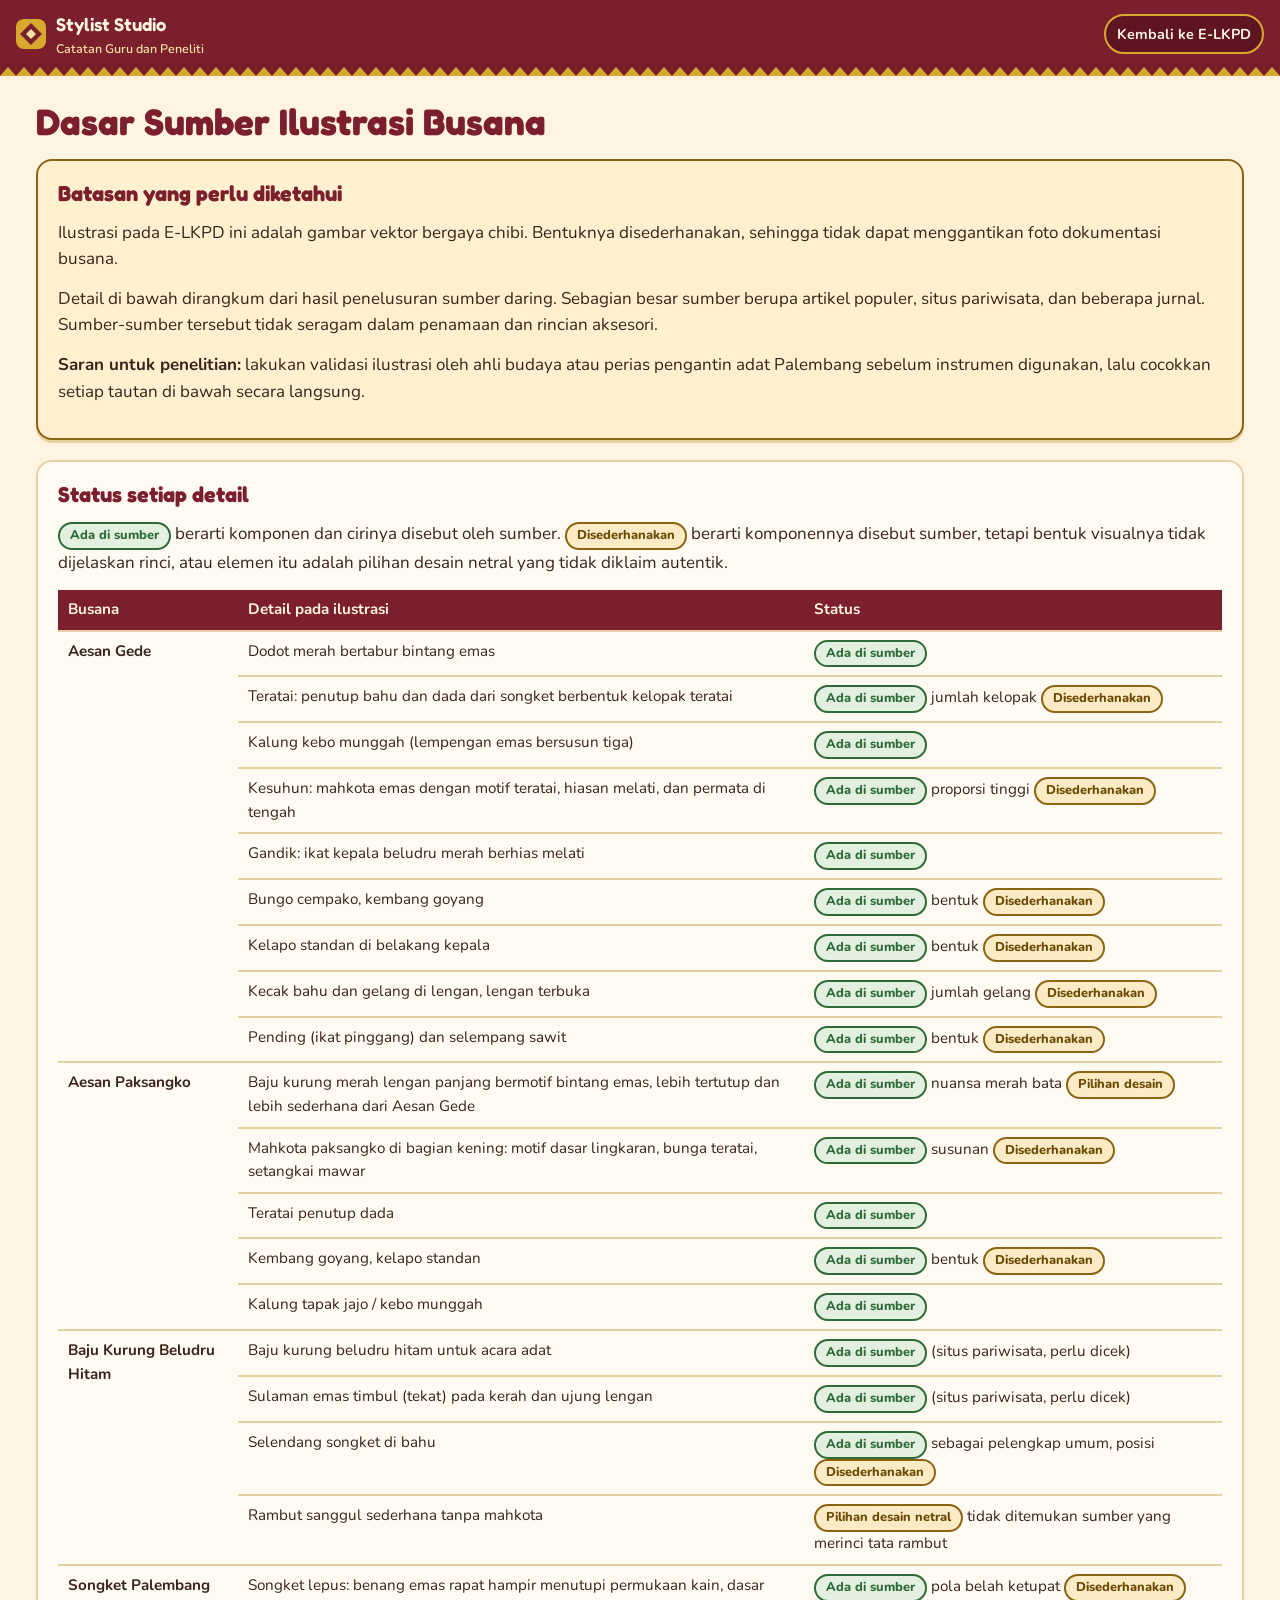
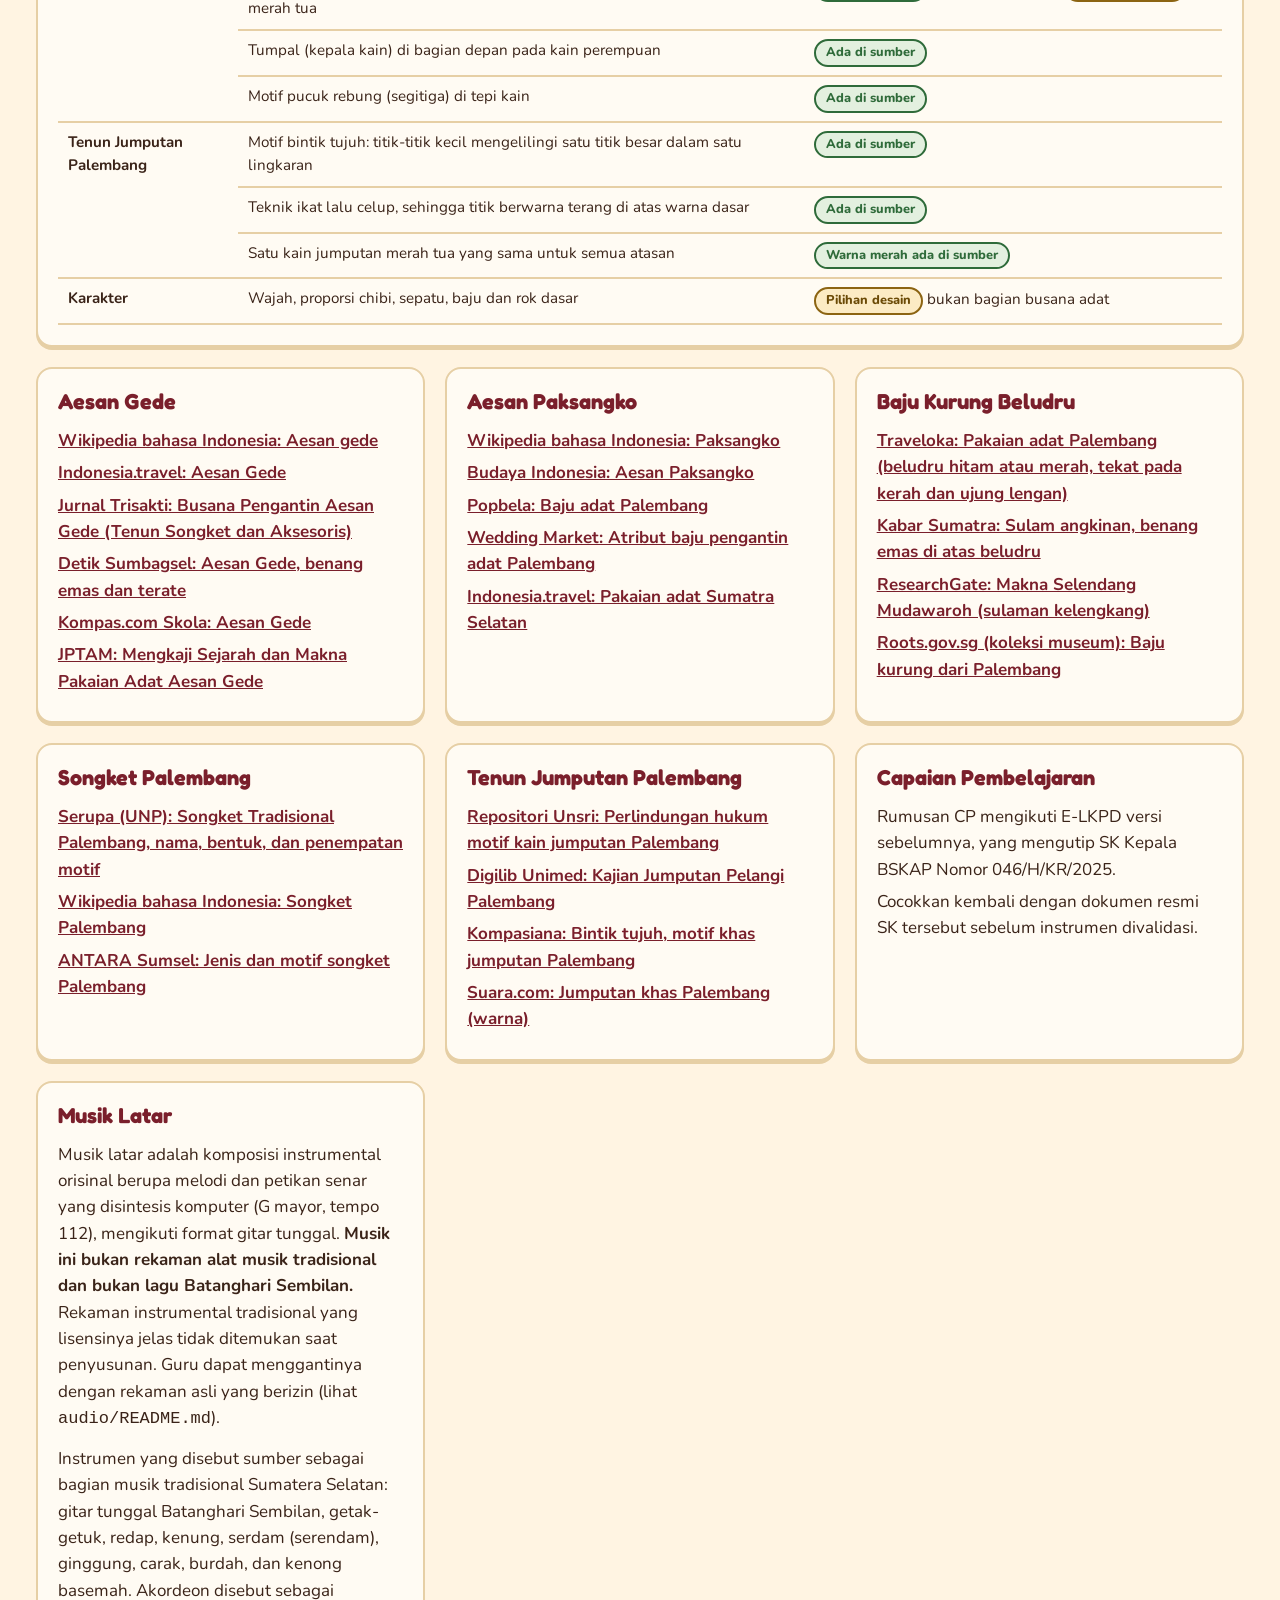
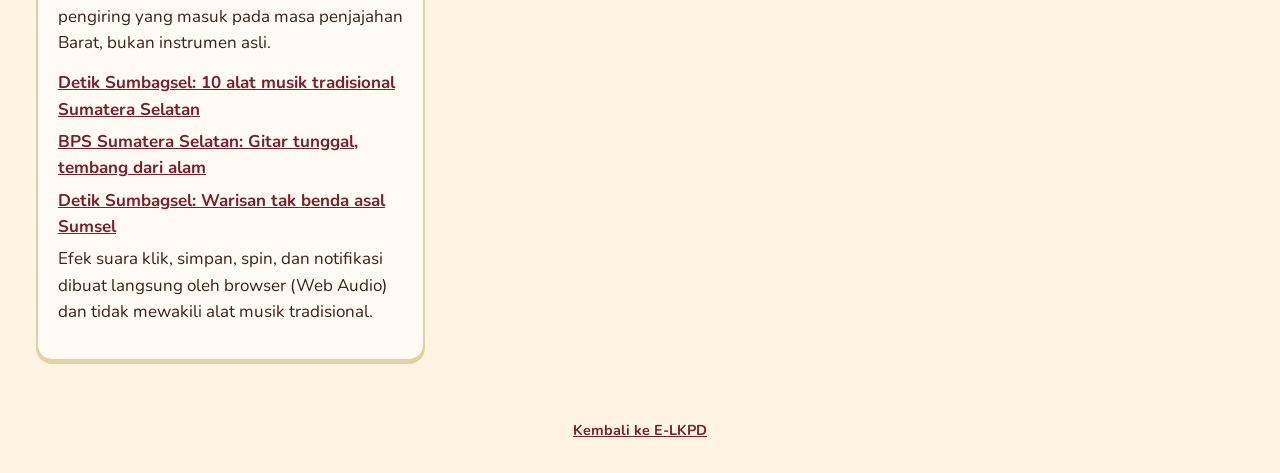
<file: referensi.html>
<!doctype html>
<html lang="id">
<head>
  <meta charset="utf-8">
  <meta name="viewport" content="width=device-width, initial-scale=1">
  <title>Referensi Busana Palembang</title>
  <meta name="description" content="Catatan guru dan peneliti: dasar sumber setiap detail ilustrasi busana adat pada E-LKPD Stylist Studio Palembang Heritage Edition.">
  <link rel="preconnect" href="https://fonts.googleapis.com">
  <link rel="preconnect" href="https://fonts.gstatic.com" crossorigin>
  <link href="https://fonts.googleapis.com/css2?family=Fredoka:wght@500;600;700&family=Nunito:wght@400;600;700;800&display=swap" rel="stylesheet">
  <link rel="stylesheet" href="css/style.css">
  <style>
    .ref-table { width: 100%; border-collapse: collapse; font-size: .95rem; }
    .ref-table th, .ref-table td { border-bottom: 2px solid var(--line); padding: 8px 10px; text-align: left; vertical-align: top; }
    .ref-table thead th { background: var(--maroon); color: #FFF4E2; }
    .tag { display: inline-block; border-radius: 999px; padding: 2px 10px; font-weight: 800; font-size: .8rem; white-space: nowrap; }
    .tag-ok { background: var(--ok-bg); color: var(--ok); border: 2px solid var(--ok); }
    .tag-simp { background: #FCEBC4; color: #6B4A06; border: 2px solid var(--gold-dk); }
    .src { list-style: none; padding: 0; margin: 0; }
    .src li { margin-bottom: 6px; word-break: break-word; }
    .src a { color: var(--maroon); font-weight: 700; }
    .warn { border-color: var(--gold-dk); background: #FFF1CF; }
  </style>
</head>
<body>
  <header class="topbar">
    <div class="brand"><span class="brand-mark" aria-hidden="true"></span><span>Stylist Studio <small>Catatan Guru dan Peneliti</small></span></div>
    <nav class="tabs"><a class="tab" href="index.html" style="text-decoration:none;display:inline-flex;align-items:center">Kembali ke E-LKPD</a></nav>
  </header>
  <main>
    <h1 class="page-title">Dasar Sumber Ilustrasi Busana</h1>

    <div class="card warn">
      <h2>Batasan yang perlu diketahui</h2>
      <p>Ilustrasi pada E-LKPD ini adalah gambar vektor bergaya chibi. Bentuknya disederhanakan, sehingga tidak dapat menggantikan foto dokumentasi busana.</p>
      <p>Detail di bawah dirangkum dari hasil penelusuran sumber daring. Sebagian besar sumber berupa artikel populer, situs pariwisata, dan beberapa jurnal. Sumber-sumber tersebut tidak seragam dalam penamaan dan rincian aksesori.</p>
      <p><b>Saran untuk penelitian:</b> lakukan validasi ilustrasi oleh ahli budaya atau perias pengantin adat Palembang sebelum instrumen digunakan, lalu cocokkan setiap tautan di bawah secara langsung.</p>
    </div>

    <div class="card">
      <h2>Status setiap detail</h2>
      <p><span class="tag tag-ok">Ada di sumber</span> berarti komponen dan cirinya disebut oleh sumber. <span class="tag tag-simp">Disederhanakan</span> berarti komponennya disebut sumber, tetapi bentuk visualnya tidak dijelaskan rinci, atau elemen itu adalah pilihan desain netral yang tidak diklaim autentik.</p>
      <div class="table-scroll">
        <table class="ref-table">
          <thead><tr><th>Busana</th><th>Detail pada ilustrasi</th><th>Status</th></tr></thead>
          <tbody>
            <tr><td rowspan="9"><b>Aesan Gede</b></td><td>Dodot merah bertabur bintang emas</td><td><span class="tag tag-ok">Ada di sumber</span></td></tr>
            <tr><td>Teratai: penutup bahu dan dada dari songket berbentuk kelopak teratai</td><td><span class="tag tag-ok">Ada di sumber</span> jumlah kelopak <span class="tag tag-simp">Disederhanakan</span></td></tr>
            <tr><td>Kalung kebo munggah (lempengan emas bersusun tiga)</td><td><span class="tag tag-ok">Ada di sumber</span></td></tr>
            <tr><td>Kesuhun: mahkota emas dengan motif teratai, hiasan melati, dan permata di tengah</td><td><span class="tag tag-ok">Ada di sumber</span> proporsi tinggi <span class="tag tag-simp">Disederhanakan</span></td></tr>
            <tr><td>Gandik: ikat kepala beludru merah berhias melati</td><td><span class="tag tag-ok">Ada di sumber</span></td></tr>
            <tr><td>Bungo cempako, kembang goyang</td><td><span class="tag tag-ok">Ada di sumber</span> bentuk <span class="tag tag-simp">Disederhanakan</span></td></tr>
            <tr><td>Kelapo standan di belakang kepala</td><td><span class="tag tag-ok">Ada di sumber</span> bentuk <span class="tag tag-simp">Disederhanakan</span></td></tr>
            <tr><td>Kecak bahu dan gelang di lengan, lengan terbuka</td><td><span class="tag tag-ok">Ada di sumber</span> jumlah gelang <span class="tag tag-simp">Disederhanakan</span></td></tr>
            <tr><td>Pending (ikat pinggang) dan selempang sawit</td><td><span class="tag tag-ok">Ada di sumber</span> bentuk <span class="tag tag-simp">Disederhanakan</span></td></tr>

            <tr><td rowspan="5"><b>Aesan Paksangko</b></td><td>Baju kurung merah lengan panjang bermotif bintang emas, lebih tertutup dan lebih sederhana dari Aesan Gede</td><td><span class="tag tag-ok">Ada di sumber</span> nuansa merah bata <span class="tag tag-simp">Pilihan desain</span></td></tr>
            <tr><td>Mahkota paksangko di bagian kening: motif dasar lingkaran, bunga teratai, setangkai mawar</td><td><span class="tag tag-ok">Ada di sumber</span> susunan <span class="tag tag-simp">Disederhanakan</span></td></tr>
            <tr><td>Teratai penutup dada</td><td><span class="tag tag-ok">Ada di sumber</span></td></tr>
            <tr><td>Kembang goyang, kelapo standan</td><td><span class="tag tag-ok">Ada di sumber</span> bentuk <span class="tag tag-simp">Disederhanakan</span></td></tr>
            <tr><td>Kalung tapak jajo / kebo munggah</td><td><span class="tag tag-ok">Ada di sumber</span></td></tr>

            <tr><td rowspan="4"><b>Baju Kurung Beludru Hitam</b></td><td>Baju kurung beludru hitam untuk acara adat</td><td><span class="tag tag-ok">Ada di sumber</span> (situs pariwisata, perlu dicek)</td></tr>
            <tr><td>Sulaman emas timbul (tekat) pada kerah dan ujung lengan</td><td><span class="tag tag-ok">Ada di sumber</span> (situs pariwisata, perlu dicek)</td></tr>
            <tr><td>Selendang songket di bahu</td><td><span class="tag tag-ok">Ada di sumber</span> sebagai pelengkap umum, posisi <span class="tag tag-simp">Disederhanakan</span></td></tr>
            <tr><td>Rambut sanggul sederhana tanpa mahkota</td><td><span class="tag tag-simp">Pilihan desain netral</span> tidak ditemukan sumber yang merinci tata rambut</td></tr>

            <tr><td rowspan="3"><b>Songket Palembang</b></td><td>Songket lepus: benang emas rapat hampir menutupi permukaan kain, dasar merah tua</td><td><span class="tag tag-ok">Ada di sumber</span> pola belah ketupat <span class="tag tag-simp">Disederhanakan</span></td></tr>
            <tr><td>Tumpal (kepala kain) di bagian depan pada kain perempuan</td><td><span class="tag tag-ok">Ada di sumber</span></td></tr>
            <tr><td>Motif pucuk rebung (segitiga) di tepi kain</td><td><span class="tag tag-ok">Ada di sumber</span></td></tr>

            <tr><td rowspan="3"><b>Tenun Jumputan Palembang</b></td><td>Motif bintik tujuh: titik-titik kecil mengelilingi satu titik besar dalam satu lingkaran</td><td><span class="tag tag-ok">Ada di sumber</span></td></tr>
            <tr><td>Teknik ikat lalu celup, sehingga titik berwarna terang di atas warna dasar</td><td><span class="tag tag-ok">Ada di sumber</span></td></tr>
            <tr><td>Satu kain jumputan merah tua yang sama untuk semua atasan</td><td><span class="tag tag-ok">Warna merah ada di sumber</span></td></tr>

            <tr><td><b>Karakter</b></td><td>Wajah, proporsi chibi, sepatu, baju dan rok dasar</td><td><span class="tag tag-simp">Pilihan desain</span> bukan bagian busana adat</td></tr>
          </tbody>
        </table>
      </div>
    </div>

    <div class="two-col">
      <div class="card">
        <h2>Aesan Gede</h2>
        <ul class="src">
          <li><a href="https://id.wikipedia.org/wiki/Aesan_gede" target="_blank" rel="noopener">Wikipedia bahasa Indonesia: Aesan gede</a></li>
          <li><a href="https://www.indonesia.travel/us/en/travel-ideas/culture/aesan-gede" target="_blank" rel="noopener">Indonesia.travel: Aesan Gede</a></li>
          <li><a href="https://e-journal.trisakti.ac.id/index.php/jsrr/article/download/6735/5079" target="_blank" rel="noopener">Jurnal Trisakti: Busana Pengantin Aesan Gede (Tenun Songket dan Aksesoris)</a></li>
          <li><a href="https://www.detik.com/sumbagsel/budaya/d-7331229/aesan-gede-zaman-sriwijaya-tentang-benang-emas-dan-terate" target="_blank" rel="noopener">Detik Sumbagsel: Aesan Gede, benang emas dan terate</a></li>
          <li><a href="https://www.kompas.com/skola/read/2021/02/17/161500469/aesan-gede-pakaian-tradisional-sumatera-selatan?page=all" target="_blank" rel="noopener">Kompas.com Skola: Aesan Gede</a></li>
          <li><a href="https://jptam.org/index.php/jptam/article/download/23124/15732" target="_blank" rel="noopener">JPTAM: Mengkaji Sejarah dan Makna Pakaian Adat Aesan Gede</a></li>
        </ul>
      </div>
      <div class="card">
        <h2>Aesan Paksangko</h2>
        <ul class="src">
          <li><a href="https://id.wikipedia.org/wiki/Paksangko" target="_blank" rel="noopener">Wikipedia bahasa Indonesia: Paksangko</a></li>
          <li><a href="https://versilama.budaya-indonesia.org/aesan-paksangko" target="_blank" rel="noopener">Budaya Indonesia: Aesan Paksangko</a></li>
          <li><a href="https://www.popbela.com/fashion/style-trends/baju-adat-palembang-00-m97rq-83k7h5" target="_blank" rel="noopener">Popbela: Baju adat Palembang</a></li>
          <li><a href="https://weddingmarket.com/artikel/makna-baju-pengantin-adat-palembang" target="_blank" rel="noopener">Wedding Market: Atribut baju pengantin adat Palembang</a></li>
          <li><a href="https://www.indonesia.travel/id-id/travel-ideas/culture/traditional-attire-of-south-sumatra/" target="_blank" rel="noopener">Indonesia.travel: Pakaian adat Sumatra Selatan</a></li>
        </ul>
      </div>
      <div class="card">
        <h2>Baju Kurung Beludru</h2>
        <ul class="src">
          <li><a href="https://www.traveloka.com/id-id/explore/destination/pakaian-adat-palembang-aesan-gede-songket/1005999" target="_blank" rel="noopener">Traveloka: Pakaian adat Palembang (beludru hitam atau merah, tekat pada kerah dan ujung lengan)</a></li>
          <li><a href="https://www.kabarsumatra.com/2026/06/19/mengenal-lebih-dekat-kain-sulam-angkinan-kerajinan-khas-palembang-dengan-benang-emas/" target="_blank" rel="noopener">Kabar Sumatra: Sulam angkinan, benang emas di atas beludru</a></li>
          <li><a href="https://www.researchgate.net/publication/367968086_Makna_Selendang_Mudawaroh_Sulaman_Kelengkang_Bagi_Masyarakat_Bandar_Palembang_Sumatera_Selatan_Indonesia" target="_blank" rel="noopener">ResearchGate: Makna Selendang Mudawaroh (sulaman kelengkang)</a></li>
          <li><a href="https://www.roots.gov.sg/Collection-Landing/listing/1039963" target="_blank" rel="noopener">Roots.gov.sg (koleksi museum): Baju kurung dari Palembang</a></li>
        </ul>
      </div>
      <div class="card">
        <h2>Songket Palembang</h2>
        <ul class="src">
          <li><a href="https://ejournal.unp.ac.id/index.php/serupa/article/view/5528" target="_blank" rel="noopener">Serupa (UNP): Songket Tradisional Palembang, nama, bentuk, dan penempatan motif</a></li>
          <li><a href="https://id.wikipedia.org/wiki/Songket_Palembang" target="_blank" rel="noopener">Wikipedia bahasa Indonesia: Songket Palembang</a></li>
          <li><a href="https://sumsel.antaranews.com/berita/789305/kain-songket-palembang-beragam-jenis-dan-motifnya" target="_blank" rel="noopener">ANTARA Sumsel: Jenis dan motif songket Palembang</a></li>
        </ul>
      </div>
      <div class="card">
        <h2>Tenun Jumputan Palembang</h2>
        <ul class="src">
          <li><a href="https://repository.unsri.ac.id/83382/" target="_blank" rel="noopener">Repositori Unsri: Perlindungan hukum motif kain jumputan Palembang</a></li>
          <li><a href="https://digilib.unimed.ac.id/id/eprint/1241/1/Full%20Text%2C%20Cover.pdf" target="_blank" rel="noopener">Digilib Unimed: Kajian Jumputan Pelangi Palembang</a></li>
          <li><a href="https://www.kompasiana.com/ellysuryani/5bb2d6ebaeebe160a27f67e4/titik-tujuh-motif-khas-batik-jumputan-palembang" target="_blank" rel="noopener">Kompasiana: Bintik tujuh, motif khas jumputan Palembang</a></li>
          <li><a href="https://www.suara.com/lifestyle/2014/10/25/160316/cantiknya-jumputan-khas-palembang" target="_blank" rel="noopener">Suara.com: Jumputan khas Palembang (warna)</a></li>
        </ul>
      </div>
      <div class="card">
        <h2>Capaian Pembelajaran</h2>
        <ul class="src">
          <li>Rumusan CP mengikuti E-LKPD versi sebelumnya, yang mengutip SK Kepala BSKAP Nomor 046/H/KR/2025.</li>
        </ul>
        <p>Cocokkan kembali dengan dokumen resmi SK tersebut sebelum instrumen divalidasi.</p>
      </div>
      <div class="card">
        <h2>Musik Latar</h2>
        <p>Musik latar adalah komposisi instrumental orisinal berupa melodi dan petikan senar yang disintesis komputer (G mayor, tempo 112), mengikuti format gitar tunggal. <b>Musik ini bukan rekaman alat musik tradisional dan bukan lagu Batanghari Sembilan.</b> Rekaman instrumental tradisional yang lisensinya jelas tidak ditemukan saat penyusunan. Guru dapat menggantinya dengan rekaman asli yang berizin (lihat <code>audio/README.md</code>).</p>
        <p>Instrumen yang disebut sumber sebagai bagian musik tradisional Sumatera Selatan: gitar tunggal Batanghari Sembilan, getak-getuk, redap, kenung, serdam (serendam), ginggung, carak, burdah, dan kenong basemah. Akordeon disebut sebagai pengiring yang masuk pada masa penjajahan Barat, bukan instrumen asli.</p>
        <ul class="src">
          <li><a href="https://www.detik.com/sumbagsel/budaya/d-6741672/10-contoh-alat-musik-tradisional-sumatera-selatan-tahu-burdah" target="_blank" rel="noopener">Detik Sumbagsel: 10 alat musik tradisional Sumatera Selatan</a></li>
          <li><a href="https://sumsel.bps.go.id/en/news/2023/04/11/183/gitar-tunggal--tembang-dari-alam.html" target="_blank" rel="noopener">BPS Sumatera Selatan: Gitar tunggal, tembang dari alam</a></li>
          <li><a href="https://www.detik.com/sumbagsel/budaya/d-7045627/3-warisan-tak-benda-asal-sumsel-dari-pertunjukan-teater-hingga-keagamaan" target="_blank" rel="noopener">Detik Sumbagsel: Warisan tak benda asal Sumsel</a></li>
        </ul>
        <p>Efek suara klik, simpan, spin, dan notifikasi dibuat langsung oleh browser (Web Audio) dan tidak mewakili alat musik tradisional.</p>
      </div>
    </div>
  </main>
  <footer class="footer"><a href="index.html">Kembali ke E-LKPD</a></footer>
</body>
</html>
</file>
<file: css/style.css>
:root {
  --bg: #FFF4E2;
  --card: #FFFBF3;
  --ink: #3A2318;
  --ink-soft: #6A4A3A;
  --maroon: #7A1F2B;
  --maroon-dk: #5E1520;
  --bata: #B5482F;
  --brown: #6B3E26;
  --gold: #D9A82E;
  --gold-dk: #8C6412;
  --gold-lt: #F6E2A8;
  --line: #E6CFA5;
  --ok: #2F6B3A;
  --ok-bg: #E3F0DF;
  --bad: #A3271B;
  --bad-bg: #FBE3DC;
  --radius: 16px;
  --font-head: 'Fredoka', 'Nunito', system-ui, sans-serif;
  --font-body: 'Nunito', system-ui, sans-serif;
}

* { box-sizing: border-box; }
html { -webkit-text-size-adjust: 100%; }
body {
  margin: 0;
  background: var(--bg);
  color: var(--ink);
  font-family: var(--font-body);
  font-size: 17px;
  line-height: 1.55;
}
h1, h2, h3 { font-family: var(--font-head); color: var(--maroon); line-height: 1.2; margin: 0 0 .6em; }
h1 { font-size: clamp(1.6rem, 3.6vw, 2.3rem); }
h2 { font-size: 1.35rem; }
h3 { font-size: 1.05rem; color: var(--brown); margin-top: 1em; }
p { margin: 0 0 .8em; }
button, input, textarea { font: inherit; color: inherit; }
[hidden] { display: none !important; }

/* Hiasan tepi bermotif pucuk rebung (segitiga) seperti tepi kain songket */
.rebung-strip, .topbar::after {
  background-color: var(--maroon);
  background-image: url("data:image/svg+xml,%3Csvg xmlns='http://www.w3.org/2000/svg' width='16' height='10'%3E%3Cpath d='M0 10 L8 1 L16 10 Z' fill='%23D9A82E'/%3E%3C/svg%3E");
  background-repeat: repeat-x;
  background-position: bottom left;
  background-size: 16px 10px;
}

.topbar {
  position: sticky; top: 0; z-index: 20;
  background: var(--maroon);
  color: #FFF4E2;
  display: flex; flex-wrap: wrap; align-items: center; justify-content: space-between;
  gap: 8px 16px;
  padding: 10px 16px 18px;
}
.topbar::after {
  content: ""; position: absolute; left: 0; right: 0; bottom: 0; height: 10px;
}
.brand { display: flex; align-items: center; gap: 10px; font-family: var(--font-head); font-weight: 600; font-size: 1.15rem; }
.brand small { display: block; font-family: var(--font-body); font-weight: 600; font-size: .78rem; color: var(--gold-lt); }
.brand-mark {
  width: 30px; height: 30px; border-radius: 8px; background: var(--gold);
  background-image: url("data:image/svg+xml,%3Csvg xmlns='http://www.w3.org/2000/svg' viewBox='0 0 30 30'%3E%3Cpath d='M15 4 L26 15 L15 26 L4 15 Z' fill='%237A1F2B'/%3E%3Cpath d='M15 10 L20 15 L15 20 L10 15 Z' fill='%23F6E2A8'/%3E%3C/svg%3E");
  flex: none;
}
.tabs { display: flex; gap: 6px; overflow-x: auto; max-width: 100%; scrollbar-width: none; }
.tabs::-webkit-scrollbar { display: none; }
.tab {
  border: 2px solid var(--gold); background: var(--maroon-dk); color: #FFF4E2;
  border-radius: 999px; padding: 6px 14px; font-weight: 700; font-size: .9rem; white-space: nowrap; cursor: pointer;
  min-height: 40px;
}
.tab[aria-current="page"] { background: var(--gold); color: var(--maroon-dk); }
.tab .t-short { display: none; }
.tab:focus-visible, .btn:focus-visible { outline: 3px solid var(--ink); outline-offset: 2px; }

main { max-width: 1240px; margin: 0 auto; padding: 24px 16px 40px; }
.page-title { margin-bottom: .4em; }
.lead { color: var(--ink-soft); font-size: 1.05rem; }

.card {
  background: var(--card);
  border: 2px solid var(--line);
  border-radius: var(--radius);
  padding: 20px;
  margin-bottom: 20px;
  box-shadow: 0 3px 0 var(--line);
}
.two-col { display: grid; gap: 20px; grid-template-columns: repeat(auto-fit, minmax(300px, 1fr)); }
.two-col .card { margin-bottom: 0; }
.two-col + .card { margin-top: 20px; }

/* ---------- Sampul ---------- */
.cover {
  display: grid; gap: 24px; align-items: center;
  grid-template-columns: 1.1fr .9fr;
  background: var(--card); border: 2px solid var(--line); border-radius: 24px;
  padding: 28px; margin-bottom: 20px; position: relative; overflow: hidden;
}
.cover::before {
  content: ""; position: absolute; left: 0; right: 0; top: 0; height: 12px;
  background-color: var(--maroon);
  background-image: url("data:image/svg+xml,%3Csvg xmlns='http://www.w3.org/2000/svg' width='16' height='12'%3E%3Cpath d='M0 0 L8 10 L16 0 Z' fill='%23D9A82E'/%3E%3C/svg%3E");
  background-size: 16px 12px;
}
.eyebrow { font-weight: 800; color: var(--bata); letter-spacing: .02em; margin-top: 8px; }
.cover h1 span { display: block; font-size: .62em; color: var(--brown); margin-top: .2em; }
.cover-sub { font-family: var(--font-head); font-size: 1.25rem; color: var(--brown); font-weight: 500; }
.topic-label { font-weight: 800; color: var(--maroon); margin-top: 1.2em; }
.topic-chips { list-style: none; padding: 0; margin: 0 0 1em; display: flex; flex-wrap: wrap; gap: 10px; }
.topic-chips li {
  background: var(--maroon); color: #FFF4E2; border-radius: 999px; padding: 8px 16px; font-weight: 700;
  border: 2px solid var(--gold);
}
.cover-note { color: var(--ink-soft); font-weight: 700; margin: 0; }
.cover-figure { margin: 0; text-align: center; }
.cover-figure figcaption {
  display: inline-block; margin-top: 8px; background: var(--gold-lt); color: var(--maroon-dk);
  border-radius: 999px; padding: 4px 14px; font-weight: 800;
}

.stage {
  position: relative; margin: 0 auto; width: 100%; max-width: 320px; aspect-ratio: 220 / 310;
  background: #FCE9C8; border-radius: 50% 50% 18px 18px / 36% 36% 18px 18px;
  border: 2px solid var(--line);
}
.stage-layer { position: absolute; inset: 0; transition: opacity .35s ease; opacity: 0; }
.stage-layer.is-on { opacity: 1; }
.stage svg { display: block; width: 100%; height: 100%; }
.stage-solo > svg { position: absolute; inset: 0; }
.boutique .card { margin-bottom: 20px; }

/* ---------- Identitas ---------- */
.form-grid { display: grid; gap: 14px; grid-template-columns: repeat(auto-fit, minmax(240px, 1fr)); margin-bottom: 16px; }
label { font-weight: 700; display: block; }
input[type="text"], textarea {
  width: 100%; margin-top: 4px; padding: 10px 12px; border-radius: 10px;
  border: 2px solid var(--line); background: #FFFFFF; min-height: 44px;
}
input[type="text"]:focus, textarea:focus { outline: none; border-color: var(--gold-dk); box-shadow: 0 0 0 3px var(--gold-lt); }

/* ---------- Tombol ---------- */
.btn {
  border: none; border-radius: 12px; padding: 12px 20px; font-weight: 800; cursor: pointer;
  min-height: 46px; font-family: var(--font-head); font-size: 1.02rem; letter-spacing: .01em;
  box-shadow: 0 3px 0 rgb(0 0 0 / .18);
}
.btn:active { transform: translateY(2px); box-shadow: none; }
.btn:disabled { cursor: not-allowed; background: #D8CBB5; color: #5E5040; box-shadow: none; }
.btn-primary { background: var(--maroon); color: #FFF4E2; }
.btn-primary:hover:not(:disabled) { background: var(--maroon-dk); }
.btn-gold { background: var(--gold); color: #3A2318; }
.btn-gold:hover:not(:disabled) { background: #C9971F; }
.btn-ghost { background: #FFFFFF; color: var(--maroon); border: 2px solid var(--maroon); box-shadow: none; }
.btn-block { display: block; width: 100%; }
.pager { display: flex; justify-content: space-between; gap: 12px; margin-top: 8px; flex-wrap: wrap; }

/* ---------- Petunjuk & kuis ---------- */
.steps { margin: 0; padding-left: 1.3em; }
.steps li { margin-bottom: .35em; }
.quiz-grid { display: grid; gap: 16px; grid-template-columns: repeat(auto-fit, minmax(240px, 1fr)); }
.quiz { background: #FFF6E4; border-radius: 12px; padding: 14px; border: 2px dashed var(--line); }
.q { font-weight: 700; }
.eq-row { display: flex; align-items: center; flex-wrap: wrap; gap: 8px 10px; margin-bottom: 10px; }
.eq-row .katex { font-size: 1.2em; }
.box { width: 72px !important; text-align: center; font-weight: 800; font-size: 1.1rem; margin: 0 !important; }
.box-wide { width: 110px !important; }
.frac-input { display: inline-flex; flex-direction: column; align-items: center; gap: 3px; }
.frac-input input { width: 64px; text-align: center; font-weight: 800; margin: 0; padding: 6px; min-height: 40px; }
.frac-input .bar { width: 72px; height: 3px; background: var(--ink); border-radius: 2px; }
.check-row { display: flex; align-items: center; gap: 12px; flex-wrap: wrap; margin-top: 6px; }
.feedback { font-weight: 800; }
.feedback.ok { color: var(--ok); }
.feedback.bad { color: var(--bad); }
input.ok { border-color: var(--ok); background: var(--ok-bg); }
input.bad { border-color: var(--bad); background: var(--bad-bg); }
.hint { font-size: .92rem; color: var(--ink-soft); }
.formula {
  background: var(--maroon); color: #FFF4E2; border-radius: 14px; padding: 6px 16px; margin: 10px 0 14px;
  display: flex; justify-content: center; gap: 40px; flex-wrap: wrap; border: 3px solid var(--gold);
}
.formula .katex-display { margin: .5em 0; }
.formula .katex { font-size: 1.45em; }
.where { list-style: none; padding: 0; margin: 0 0 14px; display: flex; flex-direction: column; gap: 6px; color: var(--ink-soft); }
.answer-list { margin: 10px 0; }
.question { margin-top: 16px; padding-top: 14px; border-top: 2px dashed var(--line); }

/* ---------- Butik ---------- */
.shop {
  position: relative; overflow: hidden; border-radius: 22px; border: 3px solid var(--maroon);
  margin-bottom: 20px; padding: 64px 20px 0;
  background-color: #FFF3DC;
  background-image: repeating-linear-gradient(90deg, #FFF3DC 0 34px, #F9E6C3 34px 68px);
}
/* atap kain bergaris maroon dan cream dengan tepi bergelombang */
.shop-awning {
  position: absolute; left: 0; right: 0; top: 0; height: 46px;
  background-image:
    url("data:image/svg+xml,%3Csvg xmlns='http://www.w3.org/2000/svg' width='68' height='14'%3E%3Cpath d='M0 0 H34 V4 A17 10 0 0 1 0 4 Z' fill='%237A1F2B'/%3E%3Cpath d='M34 0 H68 V4 A17 10 0 0 1 34 4 Z' fill='%23FFF4E2'/%3E%3C/svg%3E"),
    repeating-linear-gradient(90deg, #7A1F2B 0 34px, #FFF4E2 34px 68px);
  background-repeat: repeat-x, repeat-x;
  background-size: 68px 14px, 68px 32px;
  background-position: 0 32px, 0 0;
  border-bottom: none;
}
.shop-awning::after {
  content: ""; position: absolute; left: 0; right: 0; top: 30px; height: 4px; background: var(--gold);
}
.shop-lamps { position: absolute; left: 0; right: 0; top: 46px; display: flex; justify-content: space-around; pointer-events: none; }
.shop-lamps span { position: relative; width: 36px; height: 30px; }
.shop-lamps span::before { content: ""; position: absolute; left: 17px; top: 0; width: 2px; height: 14px; background: var(--ink); }
.shop-lamps span::after {
  content: ""; position: absolute; left: 4px; top: 14px; width: 28px; height: 14px; border-radius: 14px 14px 4px 4px;
  background: var(--gold); border: 2px solid var(--ink);
}
.shop-grid {
  position: relative; display: grid; gap: 12px; align-items: end;
  grid-template-columns: 1.35fr 1fr .95fr;
}
/* lantai kayu */
.shop::after {
  content: ""; position: absolute; left: 0; right: 0; bottom: 0; height: 64px; z-index: 0;
  background-color: #C79A63;
  background-image: repeating-linear-gradient(90deg, #C79A63 0 90px, #B98B55 90px 92px);
  border-top: 4px solid var(--brown);
}
.shop-grid { z-index: 1; }
.rack { display: flex; flex-direction: column; align-items: stretch; }
.rack-title {
  align-self: center; margin: 0 0 6px; background: var(--maroon); color: #FFF4E2; border: 2px solid var(--gold);
  border-radius: 999px; padding: 4px 14px; font-weight: 800; font-size: .9rem;
}
.rack-items { display: flex; justify-content: center; align-items: flex-end; gap: 6px; }
.platform {
  height: 22px; border-radius: 6px; background: var(--brown); border: 2px solid var(--ink); margin: 0 4px 20px;
  background-image: url("data:image/svg+xml,%3Csvg xmlns='http://www.w3.org/2000/svg' width='16' height='8'%3E%3Cpath d='M0 8 L8 1 L16 8 Z' fill='%23D9A82E'/%3E%3C/svg%3E");
  background-repeat: repeat-x; background-position: bottom left; background-size: 16px 8px;
}
.mannequin {
  position: relative; flex: 1 1 0; min-width: 0; max-width: 150px; border: none; background: none; cursor: pointer;
  padding: 4px 2px 0; display: flex; flex-direction: column; align-items: center; border-radius: 14px;
  transition: transform .15s ease;
}
.mannequin:hover { transform: translateY(-4px); }
.mannequin:focus-visible { outline: 3px solid var(--ink); outline-offset: 2px; }
.mq-fig { display: block; width: 100%; }
.mq-fig svg { display: block; width: 100%; height: auto; }
.mannequin-legs { max-width: 120px; }
.mq-name {
  display: block; margin-top: 2px; font-weight: 800; font-size: .82rem; line-height: 1.2; color: var(--ink);
  background: #FFFFFF; border: 2px solid var(--line); border-radius: 8px; padding: 3px 6px; text-align: center;
}
.mannequin[aria-pressed="true"] .mq-fig { filter: drop-shadow(0 0 0 var(--gold)) drop-shadow(0 0 6px #E9B949); }
.mannequin[aria-pressed="true"] .mq-name { background: var(--maroon); color: #FFF4E2; border-color: var(--gold); }
.mannequin[aria-pressed="true"]::before {
  content: "✓"; position: absolute; top: 0; right: 4px; z-index: 2; width: 26px; height: 26px; border-radius: 50%;
  background: var(--maroon); color: #FFF4E2; display: grid; place-items: center; font-size: .9rem; border: 2px solid var(--gold);
}
.shop-center { display: flex; flex-direction: column; align-items: center; padding-bottom: 14px; }
.mirror {
  position: relative; width: 100%; max-width: 250px; aspect-ratio: 220 / 310;
  background: #FCE9C8; border: 6px solid var(--gold); border-radius: 125px 125px 14px 14px;
  box-shadow: inset 0 0 0 3px var(--gold-dk);
  z-index: 1;
}
.char-stage { position: absolute; inset: 4px 6px 0; }
.char-stage svg { display: block; width: 100%; height: 100%; }
.rug {
  width: 92%; max-width: 280px; height: 30px; margin-top: -16px; border-radius: 50%;
  background: var(--maroon); border: 3px solid var(--gold); position: relative; z-index: 0;
}
.shop-center .dress-label {
  margin: 8px 0; background: #FFFFFF; border: 2px solid var(--line); border-radius: 10px; padding: 4px 12px; text-align: center;
}
.shop-center .btn-block { max-width: 260px; }
.dress-label { margin-top: 10px; font-weight: 800; color: var(--maroon); }

.table-scroll { overflow-x: auto; position: relative; }
.cross { width: 100%; border-collapse: separate; border-spacing: 6px; table-layout: fixed; }
.cross th { background: var(--maroon); color: #FFF4E2; border-radius: 10px; padding: 8px 6px; font-size: .9rem; }
.cross thead th:first-child { background: var(--brown); }
.cross tbody th { width: 30%; }
.cross td {
  background: #FFFFFF; border: 2px dashed var(--line); border-radius: 12px; text-align: center; vertical-align: middle;
  padding: 6px; height: 132px; color: var(--ink-soft); font-size: .85rem;
}
.cross td.filled { border: 3px solid var(--ok); background: var(--ok-bg); color: var(--ink); }
.cross td.flash { animation: flash 1s ease 2; }
@keyframes flash { 50% { background: var(--bad-bg); border-color: var(--bad); } }
.cell-fig { width: 64px; margin: 0 auto; }
.cell-fig svg { width: 100%; height: auto; display: block; }
.cell-code { font-weight: 800; color: var(--maroon); display: block; }
.legend { font-size: .85rem; color: var(--ink-soft); margin: 8px 0 0; }

.locked {
  background: #F6E9D2; border-style: dashed; color: var(--brown); font-weight: 700; text-align: center;
}
.locked p { margin: 0; }
.locked-inline { background: #F6E9D2; border-radius: 10px; padding: 10px 14px; font-weight: 700; color: var(--brown); }

/* ---------- Roda spin ---------- */
.spin-lab { display: grid; gap: 20px; grid-template-columns: minmax(180px, .8fr) minmax(260px, 1.2fr) minmax(220px, .9fr); align-items: start; }
.spin-char { text-align: center; }
.spin-char .stage { max-width: 240px; }
.spin-wheel { text-align: center; }
.wheel-wrap { position: relative; width: 100%; max-width: 320px; margin: 0 auto; aspect-ratio: 1; }
.wheel { width: 100%; height: 100%; transition-property: transform; transition-timing-function: cubic-bezier(.17,.67,.21,1); }
.wheel svg { width: 100%; height: 100%; display: block; }
.pointer {
  position: absolute; z-index: 2; left: 50%; top: -6px; transform: translateX(-50%);
  width: 0; height: 0; border-left: 16px solid transparent; border-right: 16px solid transparent; border-top: 30px solid var(--ink);
}
.pointer::after {
  content: ""; position: absolute; left: -10px; top: -27px;
  border-left: 10px solid transparent; border-right: 10px solid transparent; border-top: 19px solid var(--gold);
}
.spin-result { font-family: var(--font-head); font-weight: 600; font-size: 1.15rem; color: var(--maroon); margin: 12px 0; }
.spin-buttons { display: flex; flex-wrap: wrap; gap: 10px; justify-content: center; }

.stats { width: 100%; border-collapse: collapse; }
.stats th, .stats td { padding: 8px 10px; border-bottom: 2px solid var(--line); text-align: left; }
.stats thead th { background: var(--maroon); color: #FFF4E2; }
.stats thead th:first-child { border-top-left-radius: 10px; }
.stats thead th:last-child { border-top-right-radius: 10px; }
.stats .num { text-align: right; font-variant-numeric: tabular-nums; font-weight: 800; }
.stats tfoot th, .stats tfoot td { background: var(--gold-lt); font-weight: 800; }
.stats tr.hit td, .stats tr.hit th { background: var(--gold-lt); }
.stats td .swatch { display: inline-block; width: 14px; height: 14px; border-radius: 4px; vertical-align: -2px; margin-right: 8px; border: 1px solid var(--ink); }
.fr-table td.fr-fav .katex { font-size: 1.25em; }
.fr-table td { vertical-align: middle; }

/* ---------- Pilihan ganda ---------- */
.mcq { border: 2px solid var(--line); border-radius: 12px; padding: 12px 16px; margin: 0 0 14px; }
.mcq legend { font-weight: 800; padding: 0 6px; color: var(--maroon); }
.mcq label { font-weight: 600; display: block; position: relative; padding: 6px 4px 6px 36px; border-radius: 8px; cursor: pointer; }
.mcq input[type="radio"] { position: absolute; left: 6px; top: 8px; width: 20px; height: 20px; margin: 0; accent-color: var(--maroon); }
.mcq.ok { border-color: var(--ok); background: var(--ok-bg); }
.mcq.bad { border-color: var(--bad); background: var(--bad-bg); }
.textarea-label { display: block; font-weight: 700; margin-top: 8px; }

/* ---------- Rekap ---------- */
.recap-grid { display: grid; gap: 20px; grid-template-columns: repeat(auto-fit, minmax(300px, 1fr)); }
.recap-grid .card { margin-bottom: 0; }
.recap-list { list-style: none; padding: 0; margin: 0; }
.recap-list li { display: flex; justify-content: space-between; gap: 12px; padding: 6px 0; border-bottom: 1px dashed var(--line); }
.recap-list li span:last-child { font-weight: 800; text-align: right; }
.status-ok { color: var(--ok); }
.status-bad { color: var(--bad); }
.status-empty { color: var(--ink-soft); }

/* ---------- Toast ---------- */
.toast {
  position: fixed; left: 50%; bottom: 24px; transform: translateX(-50%); z-index: 50;
  background: var(--maroon-dk); color: #FFF4E2; border: 3px solid var(--gold); border-radius: 14px;
  padding: 12px 20px; font-weight: 800; max-width: calc(100% - 32px); text-align: center;
  box-shadow: 0 6px 0 rgb(0 0 0 / .2);
}

.footer { text-align: center; padding: 18px 16px 32px; font-size: .9rem; }
.footer a { color: var(--maroon); font-weight: 700; }

/* ---------- Responsif ---------- */
@media (max-width: 1100px) {
  .shop-grid { grid-template-columns: 1.3fr 1fr; }
  .rack-bottoms { grid-column: 1 / -1; }
  .rack-bottoms .rack-items { max-width: 340px; margin: 0 auto; }
  .spin-lab { grid-template-columns: 1fr 1.3fr; }
  .spin-stats { grid-column: 1 / -1; }
}
@media (max-width: 760px) {
  body { font-size: 16px; }
  .cover { grid-template-columns: 1fr; padding: 22px 16px; }
  .cover-figure { order: -1; }
  .cover .stage { max-width: 230px; }
  .spin-lab { grid-template-columns: 1fr; }
  .shop { padding: 60px 10px 0; }
  .shop-grid { grid-template-columns: 1fr; }
  .shop-center { order: -1; }
    .rack-bottoms { grid-column: auto; }
  .spin-char .stage { max-width: 180px; }
  .wheel-wrap { max-width: 280px; }
  .card { padding: 16px; }
  .cross td { height: 116px; }
  .cell-fig { width: 52px; }
  .formula .katex { font-size: 1.25em; }
  .topbar { padding-bottom: 16px; }
  .sound { order: 1; margin-left: auto; }
  .brand { font-size: 1rem; }

  /* tab: lima kolom tetap, angka di atas, label pendek di bawah */
  .tabs { order: 2; width: 100%; display: grid; grid-template-columns: repeat(6, minmax(0, 1fr)); gap: 3px; overflow: visible; }
  .tab { display: flex; flex-direction: column; align-items: center; justify-content: center; gap: 0;
         padding: 4px 2px; border-radius: 10px; font-size: .74rem; line-height: 1.15; min-height: 46px; }
  .tab b { font-size: .95rem; }
  .tab .t-long { display: none; }
  .tab .t-short { display: block; }

  /* butik */
  .shop { padding-top: 56px; }
  .mirror { max-width: 170px; border-width: 5px; }
  .rug { max-width: 200px; }
  .mq-name { font-size: .74rem; padding: 3px 4px; }
  .rack-title { font-size: .82rem; }
  .cross { border-spacing: 4px; }
  .cross th { font-size: .78rem; padding: 6px 4px; }
  .cross tbody th { width: 28%; }
  .cross td { height: 108px; padding: 4px; }
  .cell-fig { width: 56px; }

  /* persamaan dengan kotak isian tetap satu baris */
  .eq-row { gap: 6px; }
  .box { width: 56px !important; }
  .box-wide { width: 76px !important; }
  .frac-input input { width: 54px; min-height: 42px; padding: 4px; }
  .frac-input .bar { width: 60px; }

  /* roda spin: karakter kecil di samping hasil, tombol rapi dua kolom */
  .spin-char { display: grid; grid-template-columns: 96px 1fr; align-items: center; gap: 12px; text-align: left; }
  .spin-char .stage { max-width: 96px; margin: 0; }
  .spin-char .dress-label { margin: 0; }
  .wheel-wrap { max-width: 250px; }
  .spin-buttons { display: grid; grid-template-columns: 1fr 1fr; gap: 8px; }
  .spin-buttons .btn { padding: 10px 8px; font-size: .92rem; }
  #spin-reset { grid-column: 1 / -1; }

}

@media (prefers-reduced-motion: reduce) {
  .stage-layer { transition: none; }
  .cross td.flash { animation: none; }
}

@media print {
  .topbar, .footer, .pager, .toast, .check-row button, .spin-buttons, .tabs { display: none !important; }
  body { background: #FFFFFF; font-size: 12pt; }
  .card { box-shadow: none; break-inside: avoid; }
}

/* ---------- Pertanyaan pemantik: set kesukaan ---------- */
.pemantik { border-color: var(--gold); background: #FFF6DF; }
.pemantik .q { font-family: var(--font-head); font-size: 1.25rem; color: var(--maroon); }
.fav-grid { display: grid; grid-template-columns: repeat(6, minmax(0, 1fr)); gap: 10px; margin-bottom: 10px; }
.fav-choice {
  position: relative; border: 3px solid var(--line); background: #FFFFFF; border-radius: 14px; padding: 6px 4px 8px;
  cursor: pointer; display: flex; flex-direction: column; align-items: center; gap: 2px; min-width: 0;
}
.fav-choice:hover { border-color: var(--gold); }
.fav-choice:focus-visible { outline: 3px solid var(--ink); outline-offset: 2px; }
.fav-fig { display: block; width: 100%; max-width: 92px; }
.fav-fig svg { display: block; width: 100%; height: auto; }
.fav-code { font-weight: 800; color: var(--maroon); }
.fav-name { font-size: .78rem; line-height: 1.2; text-align: center; color: var(--ink-soft); }
.fav-choice[aria-checked="true"] { border-color: var(--maroon); background: var(--gold-lt); }
.fav-choice[aria-checked="true"]::after {
  content: "★"; position: absolute; top: -10px; right: -6px; width: 28px; height: 28px; border-radius: 50%;
  background: var(--maroon); color: var(--gold-lt); display: grid; place-items: center; border: 2px solid var(--gold);
}
.fav-note { margin: 0; font-weight: 700; }
.star { color: var(--gold-dk); font-weight: 800; }
.stats tr.fav-row td { background: #FFF1CF; }
.fav-data { font-size: 1.05rem; background: #FFF1CF; border-radius: 10px; padding: 8px 12px; }

/* ---------- Kotak konsep ---------- */
.concept { border-color: var(--bata); }
.step-list { margin: 0 0 12px; padding-left: 1.4em; }
.step-list > li { margin-bottom: 12px; }
.step-list > li > p { margin-bottom: 6px; }
.step-list .mcq { margin: 0; }
.where .tex { white-space: nowrap; }

/* ---------- Notifikasi set di tengah layar ---------- */
.notice { position: fixed; inset: 0; z-index: 70; display: grid; place-items: center; padding: 16px; pointer-events: none; }
.notice-box { pointer-events: auto; }
.notice-box {
  position: relative; width: min(340px, 100%); background: var(--card); border: 4px solid var(--gold); border-radius: 20px;
  padding: 26px 22px 18px; text-align: center; box-shadow: 0 10px 0 #C9A55B, 0 0 0 6px var(--maroon);
}
.notice-box.pop { animation: pop .28s ease-out; }
@keyframes pop { from { transform: scale(.85); } to { transform: scale(1); } }
.notice-fig { width: 96px; margin: 0 auto 6px; }
.notice-fig svg { display: block; width: 100%; height: auto; }
.notice-title { font-family: var(--font-head); font-size: 1.25rem; font-weight: 700; color: var(--ok); margin-bottom: .3em; }
.notice-text { margin: 0; font-weight: 700; color: var(--ink); }
.notice-dup { border-color: var(--bad); box-shadow: 0 10px 0 #C27A6E, 0 0 0 6px var(--bad); }
.notice-dup .notice-title { color: var(--bad); }
.notice-warn .notice-title { color: var(--bata); }
.notice-close {
  position: absolute; top: 8px; right: 8px; width: 36px; height: 36px; border-radius: 50%; border: 2px solid var(--maroon);
  background: #FFFFFF; color: var(--maroon); font-size: 1.4rem; line-height: 1; font-weight: 800; cursor: pointer;
}
/* ornamen silang emas di keempat sudut */
.orn {
  position: absolute; width: 26px; height: 26px;
  background: url("data:image/svg+xml,%3Csvg xmlns='http://www.w3.org/2000/svg' viewBox='0 0 26 26'%3E%3Cpath d='M3 3 L23 23 M23 3 L3 23' stroke='%238C6412' stroke-width='6' stroke-linecap='round'/%3E%3Cpath d='M3 3 L23 23 M23 3 L3 23' stroke='%23D9A82E' stroke-width='3.4' stroke-linecap='round'/%3E%3Cpath d='M13 8 L18 13 L13 18 L8 13 Z' fill='%237A1F2B' stroke='%23F6E2A8' stroke-width='1.4'/%3E%3C/svg%3E") center / contain no-repeat;
}
.orn-tl { top: -13px; left: -13px; }
.orn-tr { top: -13px; right: -13px; }
.orn-bl { bottom: -13px; left: -13px; }
.orn-br { bottom: -13px; right: -13px; }

/* layar bergetar untuk pasangan ganda */
main.shake, .notice-dup.pop { animation: shake .45s ease-in-out; }
@keyframes shake {
  0%, 100% { transform: translateX(0); }
  15% { transform: translateX(-12px); }
  30% { transform: translateX(10px); }
  45% { transform: translateX(-8px); }
  60% { transform: translateX(6px); }
  75% { transform: translateX(-3px); }
}

/* ---------- Status isian ---------- */
.fill-status {
  margin: 8px 0 0; padding: 8px 12px; border-radius: 10px; background: #F6E9D2; color: var(--brown); font-weight: 700; font-size: .95rem;
}
.fill-status.is-done { background: var(--ok-bg); color: var(--ok); }

/* ---------- Periksa & kumpulkan ---------- */
.recap-head { display: flex; justify-content: space-between; align-items: center; gap: 10px; }
.recap-head h2 { margin-bottom: .4em; }
.recap-list li.r-row { display: flex; align-items: center; justify-content: flex-start; gap: 6px 12px; }
.recap-list .r-lbl { flex: 1 1 40%; min-width: 0; }
.recap-list .r-ans { flex: 1 1 45%; min-width: 0; display: inline-flex; align-items: center; justify-content: flex-end; gap: 8px; font-weight: 800; text-align: right; }
.recap-list li.r-row span:last-child { font-weight: inherit; text-align: inherit; }
.recap-list li.r-row .btn-edit { flex: none; }
.btn-edit {
  border: 2px solid var(--maroon); background: #FFFFFF; color: var(--maroon); border-radius: 8px; padding: 2px 10px;
  font-weight: 800; font-size: .85rem; cursor: pointer; min-height: 32px;
}
.btn-edit:hover { background: var(--gold-lt); }
.mark { display: inline-grid; place-items: center; width: 24px; height: 24px; border-radius: 50%; font-weight: 800; font-size: .85rem; }
.mark-ok { background: var(--ok); color: #FFFFFF; }
.mark-bad { background: var(--bad); color: #FFFFFF; }
#recap > .card { margin-bottom: 20px; }
.recap-grid { margin-bottom: 20px; }
.submit-card { border-color: var(--gold-dk); background: #FFF6DF; }
.submit-card .score { font-family: var(--font-head); font-size: 1.6rem; color: var(--maroon); margin-bottom: .3em; }
.submit-actions { display: flex; flex-wrap: wrap; gap: 12px; margin-top: 8px; }

/* ---------- Modal ---------- */
.modal { position: fixed; inset: 0; z-index: 60; background: #4A2E20; display: grid; place-items: center; padding: 16px; }
.modal-box {
  background: var(--card); border: 3px solid var(--gold); border-radius: 18px; padding: 22px; max-width: 460px; width: 100%;
}
.modal-box ul { margin: 0 0 .8em; padding-left: 1.2em; }
.modal-actions { display: flex; justify-content: flex-end; gap: 10px; flex-wrap: wrap; }

/* ---------- Panel suara ---------- */
.sound { position: relative; }
.sound-toggle {
  border: 2px solid var(--gold); background: var(--maroon-dk); color: #FFF4E2; border-radius: 999px;
  padding: 6px 14px; font-weight: 800; cursor: pointer; min-height: 40px; display: inline-flex; align-items: center; gap: 6px;
}
.sound-toggle::before {
  content: ""; width: 18px; height: 18px; flex: none;
  background: url("data:image/svg+xml,%3Csvg xmlns='http://www.w3.org/2000/svg' viewBox='0 0 24 24'%3E%3Cpath d='M3 9v6h4l5 4V5L7 9H3z' fill='%23F6E2A8'/%3E%3Cpath d='M16 8a5 5 0 0 1 0 8M18.5 5.5a8.5 8.5 0 0 1 0 13' stroke='%23F6E2A8' stroke-width='2' fill='none' stroke-linecap='round'/%3E%3C/svg%3E") center / contain no-repeat;
}
.sound-panel {
  position: absolute; right: 0; top: calc(100% + 8px); z-index: 30; width: 260px;
  background: var(--card); color: var(--ink); border: 3px solid var(--gold); border-radius: 14px; padding: 12px 14px;
  box-shadow: 0 6px 0 rgb(0 0 0 / .15);
}
.sound-row { display: flex; flex-direction: column; gap: 4px; margin-bottom: 10px; }
.sound-row:last-child { margin-bottom: 0; }
.switch { display: flex; align-items: center; gap: 8px; font-weight: 800; cursor: pointer; }
.switch input { width: 20px; height: 20px; accent-color: var(--maroon); }
.sound-row input[type="range"] { width: 100%; accent-color: var(--maroon); }
.sound-note { font-size: .85rem; color: var(--ink-soft); margin: -4px 0 10px; }

.first-note { background: var(--gold-lt); border-radius: 10px; padding: 8px 12px; }


/* HP: diletakkan paling akhir agar menimpa aturan umum rekap di atas */
@media (max-width: 760px) {
  .recap-list li.r-row { flex-wrap: wrap; gap: 2px 10px; }
  .recap-list .r-lbl { flex: 1 0 100%; color: var(--ink-soft); font-size: .9rem; }
  .recap-list .r-ans { flex: 1 1 0; justify-content: flex-start; text-align: left; }
  .submit-actions .btn { flex: 1 1 100%; }
}

@media (max-width: 1100px) {
  .fav-grid { grid-template-columns: repeat(3, minmax(0, 1fr)); }
}
@media (max-width: 760px) {
  .fr-table th, .fr-table td { padding: 6px 6px; }
  .fav-name { font-size: .7rem; }
  .fav-fig { max-width: 70px; }
  .notice-fig { width: 80px; }
}
@media (prefers-reduced-motion: reduce) {
  main.shake, .notice-box.pop, .notice-dup.pop { animation: none; }
}
@media print {
  .notice { display: none !important; }
}

@media (max-width: 380px) {
  .sound-toggle { padding: 6px 10px; }
  .sound-label { display: none; }
}

/* ---------- 3.4 bertahap ---------- */
.cmp-step { border: 2px solid var(--line); border-radius: 14px; padding: 12px 16px; margin-bottom: 12px; background: #FFFFFF; }
.cmp-step p { margin-bottom: 8px; }
.cmp-step .eq-row { margin-bottom: 0; }
.cmp-step .mcq { margin: 10px 0 0; }
.cmp-num { display: inline-block; background: var(--maroon); color: #FFF4E2; border-radius: 999px; padding: 2px 12px; font-weight: 800; font-size: .85rem; }
.cmp-cards { display: grid; grid-template-columns: 1fr 1fr; gap: 10px; }
.cmp-card { background: #FFF6E4; border: 2px solid var(--gold); border-radius: 12px; padding: 10px 12px; text-align: center; }
.cmp-card p { margin: 0 0 4px; }
.cmp-when { font-size: .85rem; font-weight: 800; color: var(--bata); }
.cmp-name { font-family: var(--font-head); font-weight: 600; color: var(--maroon); }
.cmp-card b { font-size: 1.3rem; color: var(--maroon); }
.cmp-src { font-size: .8rem; color: var(--ink-soft); }
.cmp-take { background: var(--ok-bg); border-left: 5px solid var(--ok); border-radius: 0 10px 10px 0; padding: 10px 14px; margin-bottom: 8px; }
@media (max-width: 380px) {
  .cmp-cards { grid-template-columns: 1fr; }
}
.cmp-hint { display: inline-block; background: #FFF6E4; border: 2px dashed var(--gold); border-radius: 10px; padding: 4px 12px; font-weight: 800; color: var(--maroon); }

@media (max-width: 380px) {
  .tab { font-size: .64rem; padding: 4px 1px; }
}

/* laptop kecil: enam tab + tombol suara muat satu baris */
@media (min-width: 761px) and (max-width: 1280px) {
  .sound-label { display: none; }
  .sound-toggle { padding: 6px 10px; }
  .tab { padding: 6px 11px; }
}
@media (min-width: 761px) and (max-width: 1260px) {
  .tab .t-long { display: none; }
  .tab .t-short { display: inline; }
  .tab { padding: 6px 9px; font-size: .85rem; }
}

/* kotak pengertian: definisi, rumus, satu baris contoh */
.definition { background: #FFF6E4; border-left: 5px solid var(--bata); border-radius: 0 10px 10px 0; padding: 10px 14px; }
.example-line { margin: 0; color: var(--ink-soft); }
.example-line .tex { white-space: nowrap; }

/* ---------- Revisi validator: soal bertingkat dan langkah penyelesaian ---------- */
.sr-only { position: absolute; width: 1px; height: 1px; padding: 0; margin: -1px; overflow: hidden; clip: rect(0 0 0 0); white-space: nowrap; border: 0; }
.cover-text { min-width: 0; }
.time-note { margin: 10px 0 0; color: var(--ink-soft); }
.sub-title { margin-top: 28px; }

.soal { margin-top: 18px; padding-top: 16px; border-top: 2px dashed var(--line); }
.soal:first-of-type { border-top: none; padding-top: 0; }
.soal > p { margin-bottom: 10px; }
.soal-head { display: flex; align-items: center; gap: 8px; margin-bottom: 6px !important; }
.soal-no {
  font-family: var(--font-head); font-weight: 700; font-size: 1.05rem; color: #FFF4E2; background: var(--maroon);
  border-radius: 8px; padding: 1px 10px;
}
.level { font-size: .8rem; font-weight: 800; border-radius: 999px; padding: 2px 10px; border: 2px solid currentColor; }
.level-1 { color: var(--ok); background: var(--ok-bg); }
.level-2 { color: var(--gold-dk); background: #FFF1CF; }
.level-3 { color: var(--bad); background: var(--bad-bg); }

/* Diketahui / Ditanya / Jawab: garis kiri seperti lembar kerja bergaris */
.ddj { border-left: 4px solid var(--gold); padding: 2px 0 2px 14px; margin: 8px 0 4px; }
.ddj-title {
  font-weight: 800; color: var(--brown); font-size: .88rem; letter-spacing: .04em; text-transform: uppercase;
  margin: 10px 0 6px;
}
.ddj-title:first-child { margin-top: 0; }
.ddj .eq-row { margin-bottom: 8px; }
.ddj-note { font-size: .88rem; color: var(--ink-soft); }

.why { margin-top: 14px; font-weight: 700; }
.why textarea { display: block; margin-top: 6px; font-weight: 400; resize: vertical; }

/* Kenali Busananya: kotak lipat */
.kenali { padding: 0; }
.kenali summary {
  list-style: none; cursor: pointer; display: flex; align-items: center; justify-content: space-between; gap: 10px;
  padding: 14px 20px; border-radius: var(--radius);
}
.kenali summary::-webkit-details-marker { display: none; }
.kenali summary h2 { margin: 0; }
.kenali summary:focus-visible { outline: 3px solid var(--ink); outline-offset: 2px; }
.kenali-hint {
  font-size: .85rem; font-weight: 800; color: var(--maroon); border: 2px solid var(--maroon); border-radius: 999px; padding: 2px 12px; white-space: nowrap;
}
.kenali[open] .kenali-hint { background: var(--maroon); color: #FFF4E2; }
.kenali[open] .kenali-hint { font-size: 0; }
.kenali[open] .kenali-hint::after { content: "Tutup"; font-size: .85rem; }
.kenali-list { margin: 0; padding: 0 20px 18px; display: grid; gap: 10px; grid-template-columns: repeat(auto-fit, minmax(240px, 1fr)); }
.kenali-list > div { background: #FFF6E4; border-radius: 12px; padding: 10px 14px; border-left: 4px solid var(--bata); }
.kenali-list dt { font-weight: 800; color: var(--maroon); }
.kenali-list dd { margin: 2px 0 0; font-size: .95rem; }

/* Identitas dan kunci pengumpulan */
.lock-banner {
  background: #FFF1CF; border: 2px solid var(--gold-dk); border-radius: 12px; padding: 10px 14px; font-weight: 700; color: var(--brown);
}
.first-rule { background: #FFF6E4; border-left: 5px solid var(--maroon); border-radius: 0 10px 10px 0; padding: 10px 14px; }
.new-student { margin: 10px 0 0; font-size: .92rem; color: var(--ink-soft); }
.link-btn {
  border: none; background: none; padding: 4px 2px; color: var(--maroon); font-weight: 800; text-decoration: underline;
  text-underline-offset: 3px; cursor: pointer; min-height: 32px;
}

/* Rekap: gambar pasangan kesukaan dan petunjuk cara */
.recap-id-body { display: grid; grid-template-columns: 1fr auto; gap: 16px; align-items: start; }
.recap-fav { margin: 0; text-align: center; width: 120px; }
.recap-fav svg { display: block; width: 100%; height: auto; background: #FCE9C8; border-radius: 14px; border: 2px solid var(--line); }
.recap-fav figcaption { font-size: .8rem; font-weight: 800; color: var(--maroon); margin-top: 4px; line-height: 1.25; }
.recap-list li.r-row { flex-wrap: wrap; }
.r-text { font-weight: 600 !important; white-space: pre-wrap; }
.cara {
  flex: 1 0 100%; margin: 4px 0 2px; font-size: .9rem; background: var(--bad-bg); border-radius: 8px; padding: 6px 10px; color: var(--ink);
}
.cara b { color: var(--bad); }

/* Diagram 30 vs 300 putaran */
.bars { margin: 14px 0; }
.bars-legend { display: flex; flex-wrap: wrap; align-items: center; gap: 4px 14px; font-size: .85rem; font-weight: 700; color: var(--ink-soft); }
.bars-legend > span { white-space: nowrap; }
.bars-legend .key { display: inline-block; width: 14px; height: 10px; border-radius: 3px; margin-right: 6px; vertical-align: middle; }
.key.k30 { background: var(--gold); }
.key.k300 { background: var(--maroon); }
.key.kline { width: 3px; height: 14px; background: var(--ink); border-radius: 0; }
.bar-row { display: grid; grid-template-columns: 82px 1fr; gap: 8px; align-items: center; margin-bottom: 8px; }
.bar-label { font-weight: 800; color: var(--maroon); font-size: .85rem; white-space: nowrap; }
.bar-track {
  position: relative; display: flex; flex-direction: column; gap: 3px;
  background: repeating-linear-gradient(90deg, transparent 0 calc(25% - 1px), var(--line) calc(25% - 1px) 25%);
  padding: 2px 0;
}
.bar-track::after {
  content: ""; position: absolute; top: -2px; bottom: -2px; left: var(--mark); width: 3px; background: var(--ink); border-radius: 2px;
}
.bar-line { display: flex; align-items: center; gap: 6px; }
.bar-fill { display: block; flex: none; height: 12px; border-radius: 0 6px 6px 0; min-width: 2px; }
.bar-fill.b30 { background: var(--gold); }
.bar-fill.b300 { background: var(--maroon); }
.bar-val { position: relative; z-index: 1; font-size: .8rem; font-weight: 800; font-variant-numeric: tabular-nums; background: var(--card); padding: 0 3px; border-radius: 4px; }
#spin-300 { margin-top: 4px; }

/* Navigasi halaman untuk HP */
.mnav { display: none; }
.mnav-btn {
  flex: none; width: 44px; height: 44px; border-radius: 12px; border: 2px solid var(--gold); background: var(--maroon-dk);
  color: #FFF4E2; font-size: 1.6rem; line-height: 1; font-weight: 800; cursor: pointer;
}
.mnav-btn:disabled { opacity: .4; cursor: default; }
.mnav-btn:focus-visible, .mnav-select select:focus-visible { outline: 3px solid #FFF4E2; outline-offset: 2px; }
.mnav-select { flex: 1 1 auto; min-width: 0; margin: 0; }
.mnav-select select {
  width: 100%; height: 44px; border-radius: 12px; border: 2px solid var(--gold); background-color: var(--gold); color: var(--maroon-dk);
  font: inherit; font-weight: 800; padding: 0 34px 0 12px; appearance: none; -webkit-appearance: none; cursor: pointer;
  background-image: url("data:image/svg+xml,%3Csvg xmlns='http://www.w3.org/2000/svg' width='12' height='8'%3E%3Cpath d='M1 1 L6 6 L11 1' stroke='%235E1520' stroke-width='2.4' fill='none' stroke-linecap='round'/%3E%3C/svg%3E");
  background-repeat: no-repeat; background-position: right 12px center;
}

@media (max-width: 760px) {
  .tabs { display: none; }
  .mnav { display: flex; order: 2; width: 100%; gap: 8px; align-items: center; }
  .soal-no { font-size: .98rem; }
  .ddj { padding-left: 10px; }
  .kenali summary { padding: 12px 16px; }
  .kenali-list { padding: 0 16px 16px; }
  .recap-id-body { grid-template-columns: 1fr; }
  .recap-fav { margin: 0 auto; }
  .bar-row { grid-template-columns: 72px 1fr; gap: 4px; }
}
@media print {
  .mnav { display: none !important; }
}

@media (max-width: 400px) {
  .kenali summary { flex-wrap: wrap; }
}


/* ---------- Jawaban uraian dengan kotak rumus ---------- */
body {
  --keyboard-accent-color: #7A1F2B;
  --keyboard-background: #F6E9D2;
  --keyboard-toolbar-text-active: #7A1F2B;
}
.essay { border-left: 4px solid var(--gold); padding: 2px 0 2px 14px; margin: 10px 0 4px; }
.essay-part { margin-bottom: 12px; }
.essay-part .ddj-title { margin-top: 0; }
.essay-lines { display: flex; flex-direction: column; gap: 8px; }
math-field.mf {
  display: block; width: 100%; min-height: 48px; padding: 6px 10px; font-size: 1.2rem;
  border: 2px solid var(--line); border-radius: 10px; background: #FFFFFF; color: var(--ink);
  --caret-color: #7A1F2B; --selection-background-color: #F6E2A8; --contains-highlight-background-color: #FFF6E4;
}
math-field.mf:focus-within { outline: none; border-color: var(--gold-dk); box-shadow: 0 0 0 3px var(--gold-lt); }
math-field.mf::part(menu-toggle) { display: none; }
math-field.mf::part(placeholder) { color: #9A8573; }
.add-line {
  margin-top: 6px; border: 2px dashed var(--gold-dk); background: #FFF6E4; color: var(--maroon); border-radius: 10px;
  padding: 6px 12px; font-weight: 800; font-size: .9rem; cursor: pointer; min-height: 40px;
}
.add-line:hover { background: var(--gold-lt); }
.essay-jadi {
  display: flex; flex-wrap: wrap; align-items: center; gap: 8px; font-weight: 700;
  background: #FFF6E4; border-radius: 12px; padding: 10px 12px;
}
.essay-jadi math-field.mf { display: inline-block; width: auto; min-width: 140px; flex: 1 1 140px; max-width: 240px; }

.type-tip { background: #FFF6E4; border: 2px dashed var(--gold); border-radius: 12px; padding: 10px 14px; margin-bottom: 8px; }
.type-tip p { margin: 0 0 4px; }
.type-tip ul { margin: 0; padding-left: 1.2em; }
.key-demo { display: inline-block; border: 2px solid var(--brown); border-bottom-width: 4px; border-radius: 6px; padding: 0 6px; font-weight: 800; font-size: .9em; background: #FFFFFF; }

.worked { background: #FFF6E4; border-left: 5px solid var(--bata); border-radius: 0 10px 10px 0; padding: 10px 14px; }
.worked p { margin: 0 0 6px; }
.worked p:last-child { margin-bottom: 0; }
.worked-title { font-family: var(--font-head); font-weight: 600; color: var(--maroon); }
.worked .ddj-title { margin: 8px 0 2px; }

.recap-list li.r-essay .r-ans { flex-direction: column; align-items: flex-end; gap: 2px; }
.r-tex { display: block; font-weight: 400; margin: 2px 0; }
.r-tex .katex { font-weight: 400; }
@media (max-width: 760px) {
  .essay { padding-left: 10px; }
  .recap-list li.r-essay .r-ans { align-items: flex-start; }
}

/* Kotak rumus: geseran yang dimulai di atas kotak tetap menggulung halaman */
math-field.mf, math-field.mf::part(container), math-field.mf::part(content) { touch-action: pan-x pan-y; }

/* Isian berlabel: label di baris sendiri, lambang dan kotaknya selalu bersama */
.eq-labeled .eq-label { flex: 1 1 100%; }
.eq-pair { display: inline-flex; align-items: center; gap: 8px; white-space: nowrap; }

/* tujuh tab: di layar tablet tab mengisi baris kedua dengan rapi */
@media (min-width: 761px) and (max-width: 1000px) {
  .tabs { order: 2; width: 100%; display: grid; grid-template-columns: repeat(7, minmax(0, 1fr)); }
  .tab { padding: 6px 4px; text-align: center; }
}
</file>
